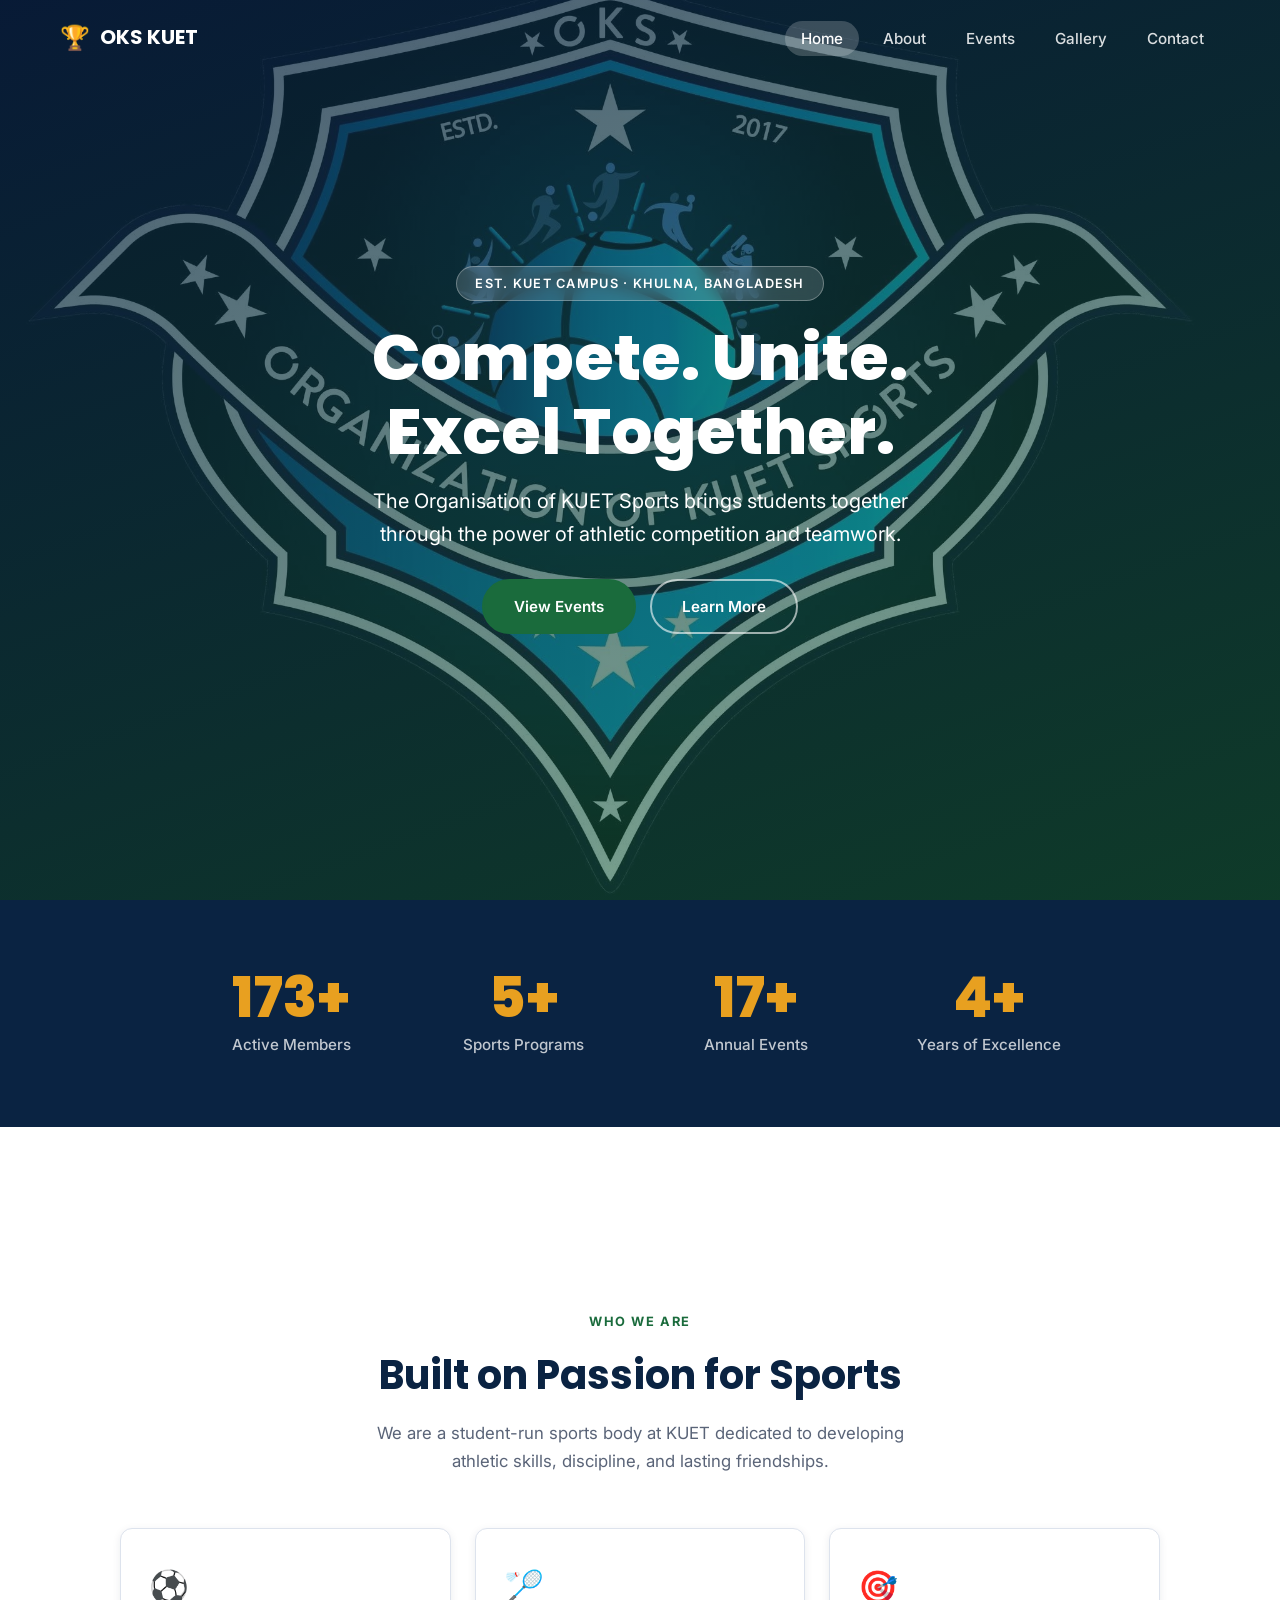
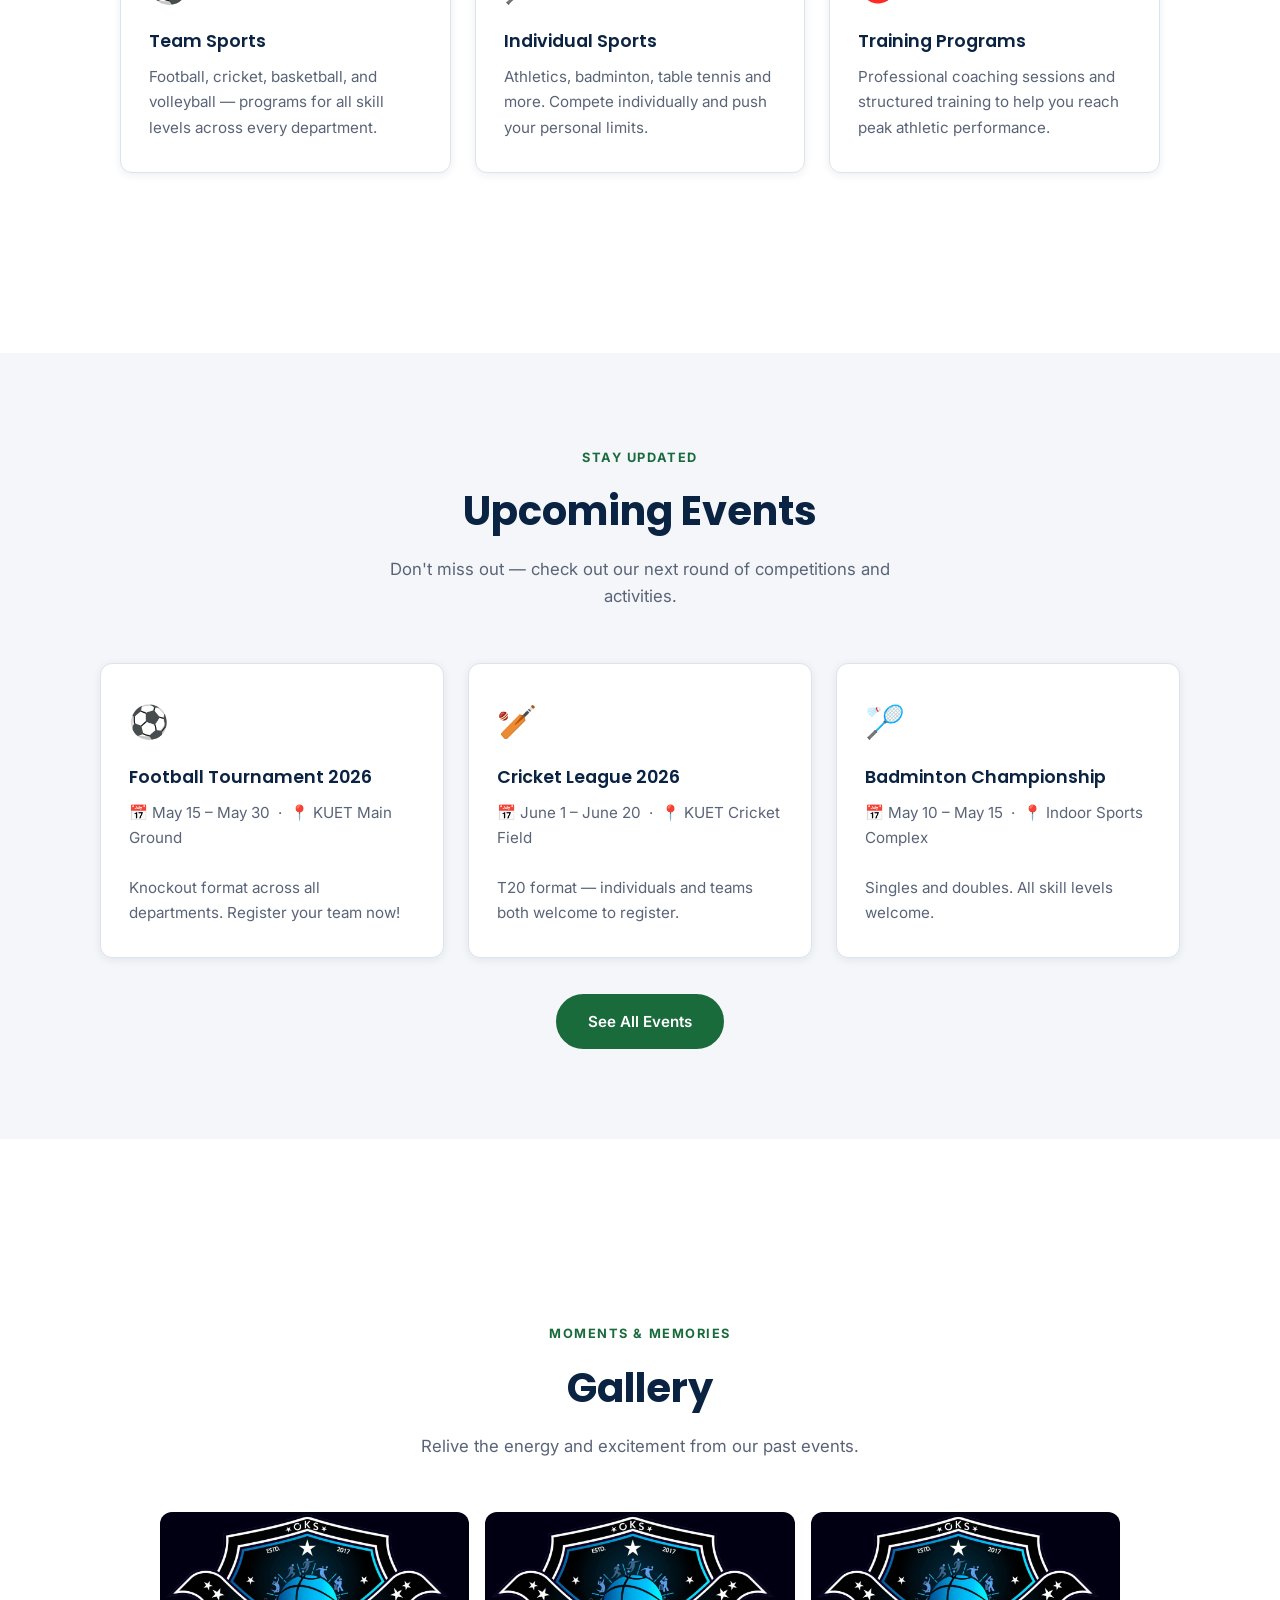
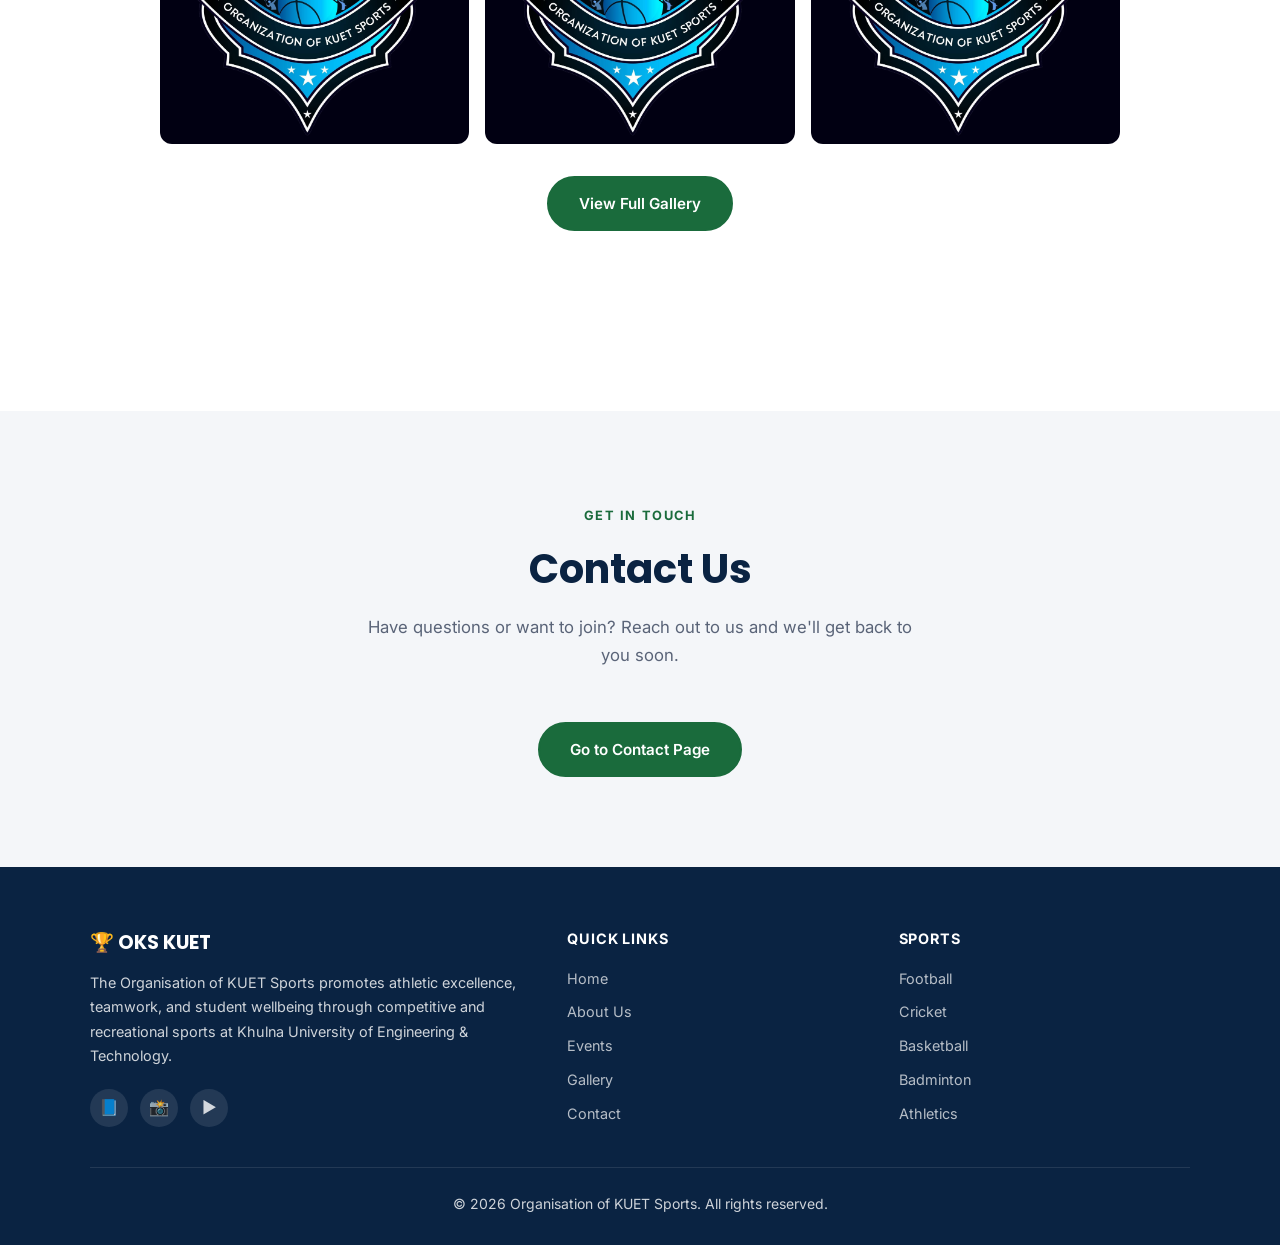
<file: index.html>
<!doctype html>
<html lang="en">
  <head>
    <meta charset="UTF-8" />
    <meta name="viewport" content="width=device-width, initial-scale=1.0" />
    <title>Organisation of KUET Sports (OKS)</title>
    <meta name="description" content="The Organisation of KUET Sports (OKS) promotes athletic excellence, teamwork and fitness among KUET students through competitive and recreational sports programs." />
    <link rel="icon" href="data:image/svg+xml,<svg xmlns='http://www.w3.org/2000/svg' viewBox='0 0 100 100'><text y='.9em' font-size='90'>🏆</text></svg>" />
    <link rel="stylesheet" href="styles.css" />
  </head>

  <body>
    <header class="navbar" id="navbar">
      <a href="index.html" class="navbar-brand">
        <span class="brand-icon">🏆</span>
        <span>OKS KUET</span>
      </a>
      <button class="nav-toggle" id="navToggle" aria-controls="primary-navigation" aria-expanded="false">
        <span class="sr-only">Toggle navigation</span>
        <span class="hamburger"></span>
      </button>
      <nav id="primary-navigation" class="nav-menu" aria-label="Primary">
        <ul>
          <li><a href="index.html" class="active">Home</a></li>
          <li><a href="about.html">About</a></li>
          <li><a href="events.html">Events</a></li>
          <li><a href="gallery.html">Gallery</a></li>
          <li><a href="contact.html">Contact</a></li>
        </ul>
      </nav>
    </header>

    <section class="hero">
      <div class="hero__inner">
        <div class="hero__badge">Est. KUET Campus · Khulna, Bangladesh</div>
        <h1>Compete. Unite.<br>Excel Together.</h1>
        <p>The Organisation of KUET Sports brings students together through the power of athletic competition and teamwork.</p>
        <div class="hero__cta">
          <a href="events.html" class="btn btn--primary">View Events</a>
          <a href="about.html" class="btn btn--outline">Learn More</a>
        </div>
      </div>
    </section>

    <section class="stats" id="stats">
      <div class="stats__grid">
        <div class="reveal">
          <div class="stat__number" data-target="500">0</div>
          <div class="stat__label">Active Members</div>
        </div>
        <div class="reveal">
          <div class="stat__number" data-target="15">0</div>
          <div class="stat__label">Sports Programs</div>
        </div>
        <div class="reveal">
          <div class="stat__number" data-target="50">0</div>
          <div class="stat__label">Annual Events</div>
        </div>
        <div class="reveal">
          <div class="stat__number" data-target="12">0</div>
          <div class="stat__label">Years of Excellence</div>
        </div>
      </div>
    </section>

    <div class="section--full section--alt">
      <div class="section">
        <div class="section__header reveal">
          <span class="section__label">Who We Are</span>
          <h2 class="section__title">Built on Passion for Sports</h2>
          <p class="section__subtitle">We are a student-run sports body at KUET dedicated to developing athletic skills, discipline, and lasting friendships.</p>
        </div>
        <div class="cards">
          <div class="card reveal">
            <div class="card__icon">⚽</div>
            <h3>Team Sports</h3>
            <p>Football, cricket, basketball, and volleyball — programs for all skill levels across every department.</p>
          </div>
          <div class="card reveal">
            <div class="card__icon">🏸</div>
            <h3>Individual Sports</h3>
            <p>Athletics, badminton, table tennis and more. Compete individually and push your personal limits.</p>
          </div>
          <div class="card reveal">
            <div class="card__icon">🎯</div>
            <h3>Training Programs</h3>
            <p>Professional coaching sessions and structured training to help you reach peak athletic performance.</p>
          </div>
        </div>
      </div>
    </div>

    <div class="section">
      <div class="section__header reveal">
        <span class="section__label">Stay Updated</span>
        <h2 class="section__title">Upcoming Events</h2>
        <p class="section__subtitle">Don't miss out — check out our next round of competitions and activities.</p>
      </div>
      <div class="cards">
        <div class="card reveal">
          <div class="card__icon">⚽</div>
          <h3>Football Tournament 2026</h3>
          <p>📅 May 15 – May 30 &nbsp;·&nbsp; 📍 KUET Main Ground<br><br>Knockout format across all departments. Register your team now!</p>
        </div>
        <div class="card reveal">
          <div class="card__icon">🏏</div>
          <h3>Cricket League 2026</h3>
          <p>📅 June 1 – June 20 &nbsp;·&nbsp; 📍 KUET Cricket Field<br><br>T20 format — individuals and teams both welcome to register.</p>
        </div>
        <div class="card reveal">
          <div class="card__icon">🏸</div>
          <h3>Badminton Championship</h3>
          <p>📅 May 10 – May 15 &nbsp;·&nbsp; 📍 Indoor Sports Complex<br><br>Singles and doubles. All skill levels welcome.</p>
        </div>
      </div>
      <div style="text-align:center;margin-top:36px;">
        <a href="events.html" class="btn btn--primary reveal">See All Events</a>
      </div>
    </div>

    <div class="section--full section--alt">
      <div class="section">
        <div class="section__header reveal">
          <span class="section__label">Moments & Memories</span>
          <h2 class="section__title">Gallery</h2>
          <p class="section__subtitle">Relive the energy and excitement from our past events.</p>
        </div>
        <div class="gallery-grid" style="max-width:960px;margin:0 auto;">
          <div class="gallery-item reveal" data-caption="Football Finals 2025">
            <img src="image.jpeg" alt="Football Finals 2025" />
            <div class="gallery-overlay"><span>Football Finals 2025</span></div>
          </div>
          <div class="gallery-item reveal" data-caption="Cricket League Awards">
            <img src="image.jpeg" alt="Cricket League Awards" />
            <div class="gallery-overlay"><span>Cricket League Awards</span></div>
          </div>
          <div class="gallery-item reveal" data-caption="Athletic Championships">
            <img src="image.jpeg" alt="Athletic Championships" />
            <div class="gallery-overlay"><span>Athletic Championships</span></div>
          </div>
        </div>
        <div style="text-align:center;margin-top:32px;">
          <a href="gallery.html" class="btn btn--primary reveal">View Full Gallery</a>
        </div>
      </div>
    </div>

    <div class="section" id="contact">
      <div class="section__header reveal">
        <span class="section__label">Get In Touch</span>
        <h2 class="section__title">Contact Us</h2>
        <p class="section__subtitle">Have questions or want to join? Reach out to us and we'll get back to you soon.</p>
      </div>
      <div style="text-align:center;">
        <a href="contact.html" class="btn btn--primary reveal">Go to Contact Page</a>
      </div>
    </div>

    <footer class="footer">
      <div class="footer__grid">
        <div>
          <div class="footer__brand">🏆 OKS KUET</div>
          <p class="footer__desc">The Organisation of KUET Sports promotes athletic excellence, teamwork, and student wellbeing through competitive and recreational sports at Khulna University of Engineering &amp; Technology.</p>
          <div class="footer__social">
            <a href="#" class="social-icon" aria-label="Facebook">📘</a>
            <a href="#" class="social-icon" aria-label="Instagram">📸</a>
            <a href="#" class="social-icon" aria-label="YouTube">▶️</a>
          </div>
        </div>
        <div>
          <div class="footer__heading">Quick Links</div>
          <div class="footer__links">
            <a href="index.html">Home</a>
            <a href="about.html">About Us</a>
            <a href="events.html">Events</a>
            <a href="gallery.html">Gallery</a>
            <a href="contact.html">Contact</a>
          </div>
        </div>
        <div>
          <div class="footer__heading">Sports</div>
          <div class="footer__links">
            <a href="#">Football</a>
            <a href="#">Cricket</a>
            <a href="#">Basketball</a>
            <a href="#">Badminton</a>
            <a href="#">Athletics</a>
          </div>
        </div>
      </div>
      <div class="footer__bottom">
        <p>© 2026 Organisation of KUET Sports. All rights reserved.</p>
      </div>
    </footer>

    <script src="script.js"></script>
  </body>
</html>
</file>
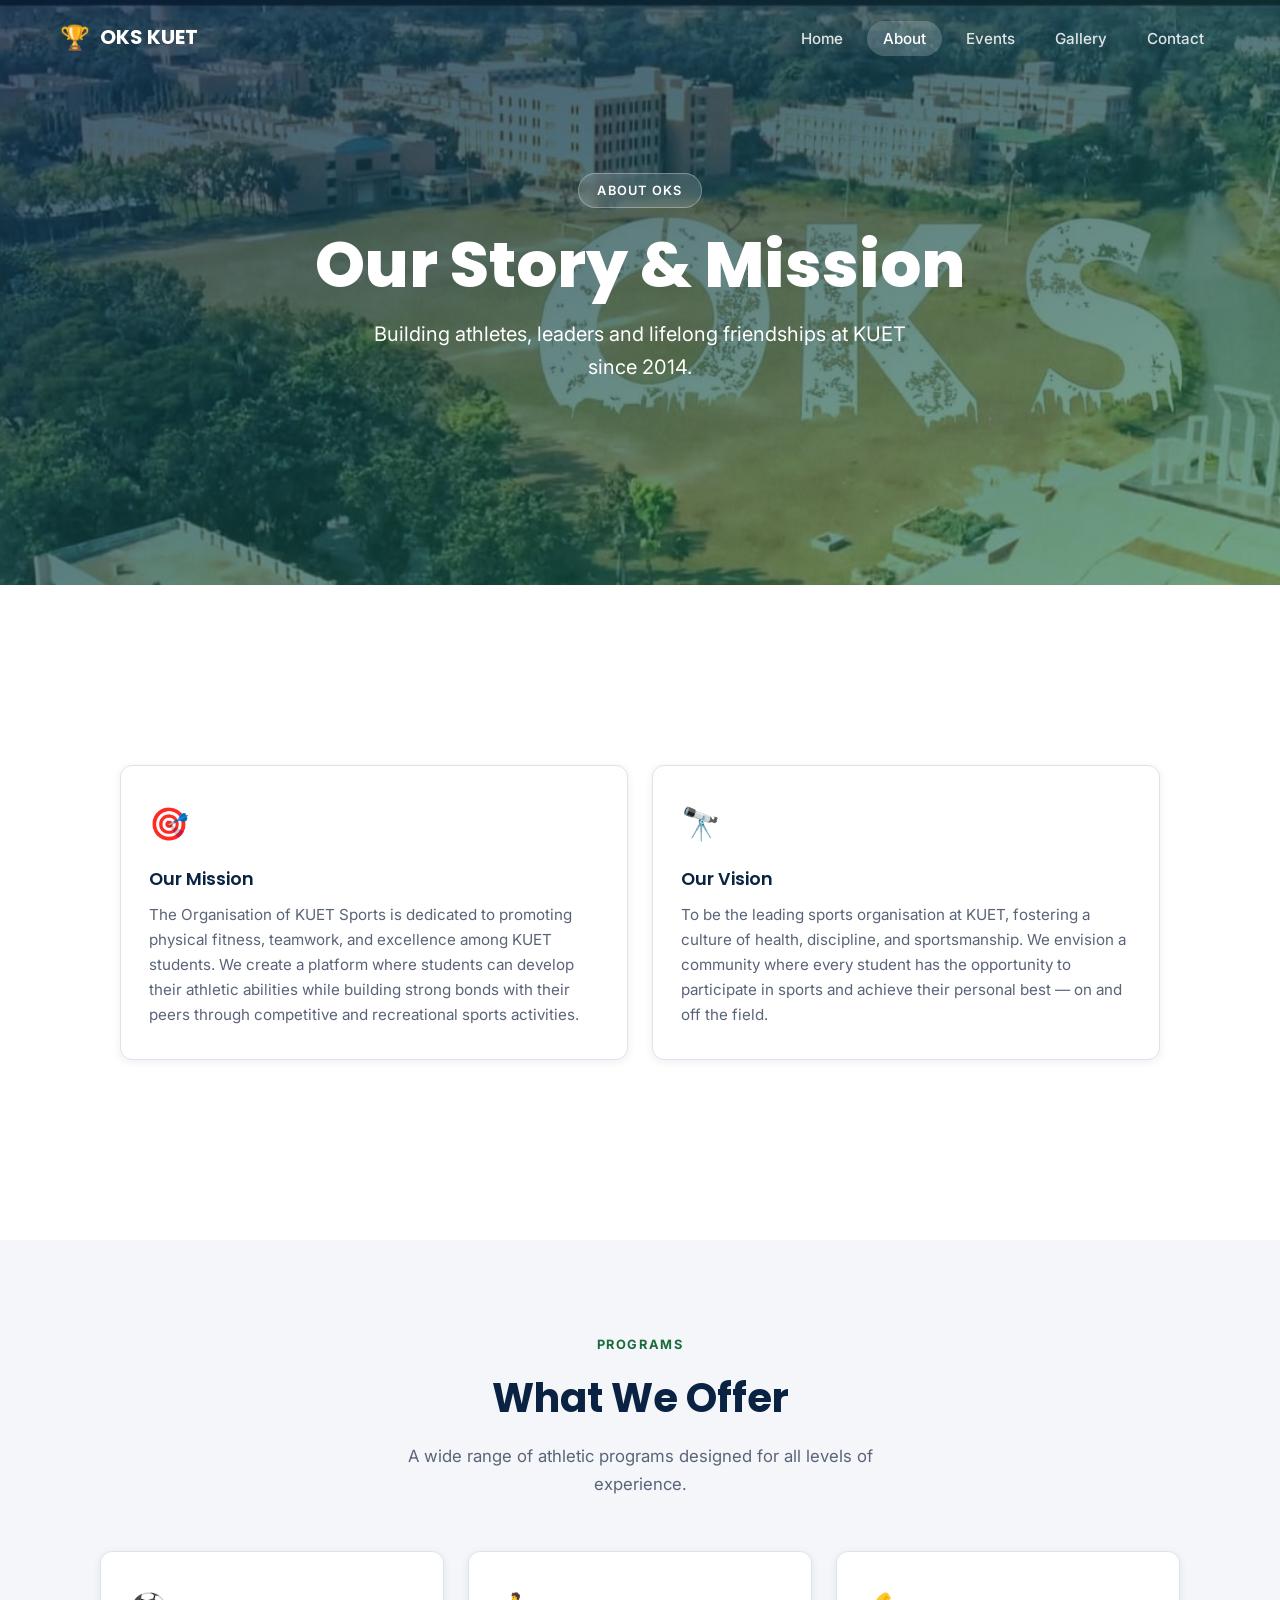
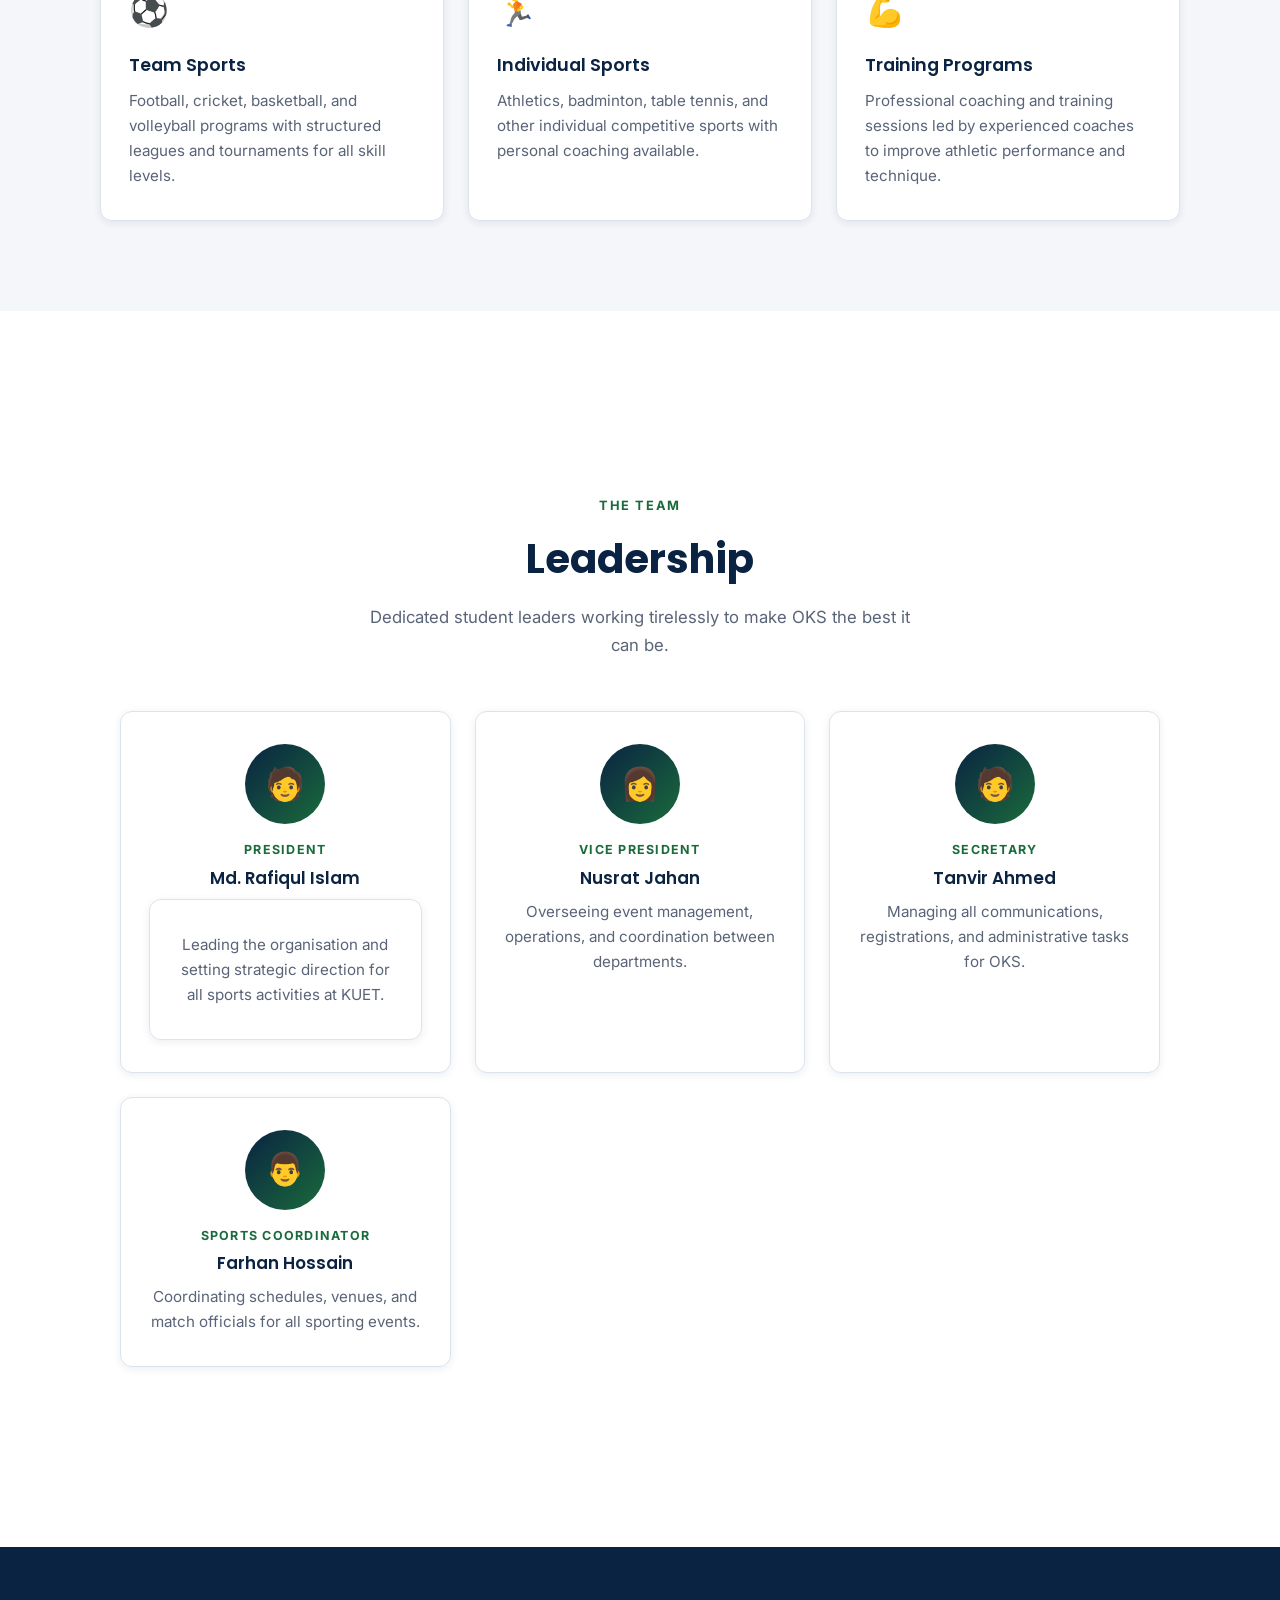
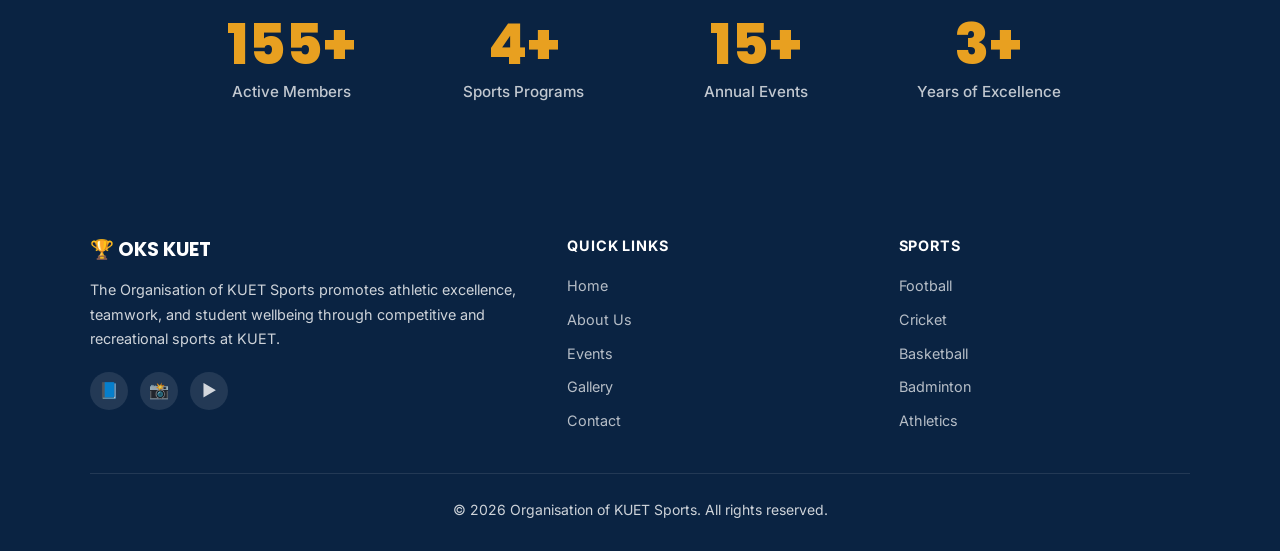
<file: about.html>
<!doctype html>
<html lang="en">
  <head>
    <meta charset="UTF-8" />
    <meta name="viewport" content="width=device-width, initial-scale=1.0" />
    <title>About Us – Organisation of KUET Sports (OKS)</title>
    <meta name="description" content="Learn about the mission, vision, leadership and history of the Organisation of KUET Sports — the premier student sports body at KUET." />
    <link rel="icon" href="data:image/svg+xml,<svg xmlns='http://www.w3.org/2000/svg' viewBox='0 0 100 100'><text y='.9em' font-size='90'>🏆</text></svg>" />
    <link rel="stylesheet" href="styles.css" />
  </head>

  <body>
    <header class="navbar" id="navbar">
      <a href="index.html" class="navbar-brand">
        <span class="brand-icon">🏆</span>
        <span>OKS KUET</span>
      </a>
      <button class="nav-toggle" id="navToggle" aria-controls="primary-navigation" aria-expanded="false">
        <span class="sr-only">Toggle navigation</span>
        <span class="hamburger"></span>
      </button>
      <nav id="primary-navigation" class="nav-menu" aria-label="Primary">
        <ul>
          <li><a href="index.html">Home</a></li>
          <li><a href="about.html" class="active">About</a></li>
          <li><a href="events.html">Events</a></li>
          <li><a href="gallery.html">Gallery</a></li>
          <li><a href="contact.html">Contact</a></li>
        </ul>
      </nav>
    </header>

    <section class="hero hero--short hero--about">
      <div class="hero__inner">
        <div class="hero__badge">About OKS</div>
        <h1>Our Story &amp; Mission</h1>
        <p>Building athletes, leaders and lifelong friendships at KUET since 2014.</p>
      </div>
    </section>

    <div class="section--full section--alt">
      <div class="section">
        <div class="cards" style="grid-template-columns: 1fr 1fr;">
          <div class="card reveal-left">
            <div class="card__icon">🎯</div>
            <h3>Our Mission</h3>
            <p>The Organisation of KUET Sports is dedicated to promoting physical fitness, teamwork, and excellence among KUET students. We create a platform where students can develop their athletic abilities while building strong bonds with their peers through competitive and recreational sports activities.</p>
          </div>
          <div class="card reveal-right">
            <div class="card__icon">🔭</div>
            <h3>Our Vision</h3>
            <p>To be the leading sports organisation at KUET, fostering a culture of health, discipline, and sportsmanship. We envision a community where every student has the opportunity to participate in sports and achieve their personal best — on and off the field.</p>
          </div>
        </div>
      </div>
    </div>

    <div class="section">
      <div class="section__header reveal">
        <span class="section__label">Programs</span>
        <h2 class="section__title">What We Offer</h2>
        <p class="section__subtitle">A wide range of athletic programs designed for all levels of experience.</p>
      </div>
      <div class="cards">
        <div class="card reveal">
          <div class="card__icon">⚽</div>
          <h3>Team Sports</h3>
          <p>Football, cricket, basketball, and volleyball programs with structured leagues and tournaments for all skill levels.</p>
        </div>
        <div class="card reveal">
          <div class="card__icon">🏃</div>
          <h3>Individual Sports</h3>
          <p>Athletics, badminton, table tennis, and other individual competitive sports with personal coaching available.</p>
        </div>
        <div class="card reveal">
          <div class="card__icon">💪</div>
          <h3>Training Programs</h3>
          <p>Professional coaching and training sessions led by experienced coaches to improve athletic performance and technique.</p>
        </div>
      </div>
    </div>

    <div class="section--full section--alt">
      <div class="section">
        <div class="section__header reveal">
          <span class="section__label">The Team</span>
          <h2 class="section__title">Leadership</h2>
          <p class="section__subtitle">Dedicated student leaders working tirelessly to make OKS the best it can be.</p>
        </div>
        <div class="cards">
          <div class="card team-card reveal">
            <div class="team-card__avatar">🧑</div>
            <div class="team-card__role">President</div>
            <div class="team-card__name">Md. Rafiqul Islam</div>
            <p class="card p">Leading the organisation and setting strategic direction for all sports activities at KUET.</p>
          </div>
          <div class="card team-card reveal">
            <div class="team-card__avatar">👩</div>
            <div class="team-card__role">Vice President</div>
            <div class="team-card__name">Nusrat Jahan</div>
            <p>Overseeing event management, operations, and coordination between departments.</p>
          </div>
          <div class="card team-card reveal">
            <div class="team-card__avatar">🧑</div>
            <div class="team-card__role">Secretary</div>
            <div class="team-card__name">Tanvir Ahmed</div>
            <p>Managing all communications, registrations, and administrative tasks for OKS.</p>
          </div>
          <div class="card team-card reveal">
            <div class="team-card__avatar">👨</div>
            <div class="team-card__role">Sports Coordinator</div>
            <div class="team-card__name">Farhan Hossain</div>
            <p>Coordinating schedules, venues, and match officials for all sporting events.</p>
          </div>
        </div>
      </div>
    </div>

    <section class="stats" id="stats">
      <div class="stats__grid">
        <div class="reveal">
          <div class="stat__number" data-target="500">0</div>
          <div class="stat__label">Active Members</div>
        </div>
        <div class="reveal">
          <div class="stat__number" data-target="15">0</div>
          <div class="stat__label">Sports Programs</div>
        </div>
        <div class="reveal">
          <div class="stat__number" data-target="50">0</div>
          <div class="stat__label">Annual Events</div>
        </div>
        <div class="reveal">
          <div class="stat__number" data-target="12">0</div>
          <div class="stat__label">Years of Excellence</div>
        </div>
      </div>
    </section>

    <footer class="footer">
      <div class="footer__grid">
        <div>
          <div class="footer__brand">🏆 OKS KUET</div>
          <p class="footer__desc">The Organisation of KUET Sports promotes athletic excellence, teamwork, and student wellbeing through competitive and recreational sports at KUET.</p>
          <div class="footer__social">
            <a href="#" class="social-icon" aria-label="Facebook">📘</a>
            <a href="#" class="social-icon" aria-label="Instagram">📸</a>
            <a href="#" class="social-icon" aria-label="YouTube">▶️</a>
          </div>
        </div>
        <div>
          <div class="footer__heading">Quick Links</div>
          <div class="footer__links">
            <a href="index.html">Home</a>
            <a href="about.html">About Us</a>
            <a href="events.html">Events</a>
            <a href="gallery.html">Gallery</a>
            <a href="contact.html">Contact</a>
          </div>
        </div>
        <div>
          <div class="footer__heading">Sports</div>
          <div class="footer__links">
            <a href="#">Football</a>
            <a href="#">Cricket</a>
            <a href="#">Basketball</a>
            <a href="#">Badminton</a>
            <a href="#">Athletics</a>
          </div>
        </div>
      </div>
      <div class="footer__bottom">
        <p>© 2026 Organisation of KUET Sports. All rights reserved.</p>
      </div>
    </footer>

    <script src="script.js"></script>
  </body>
</html>
</file>
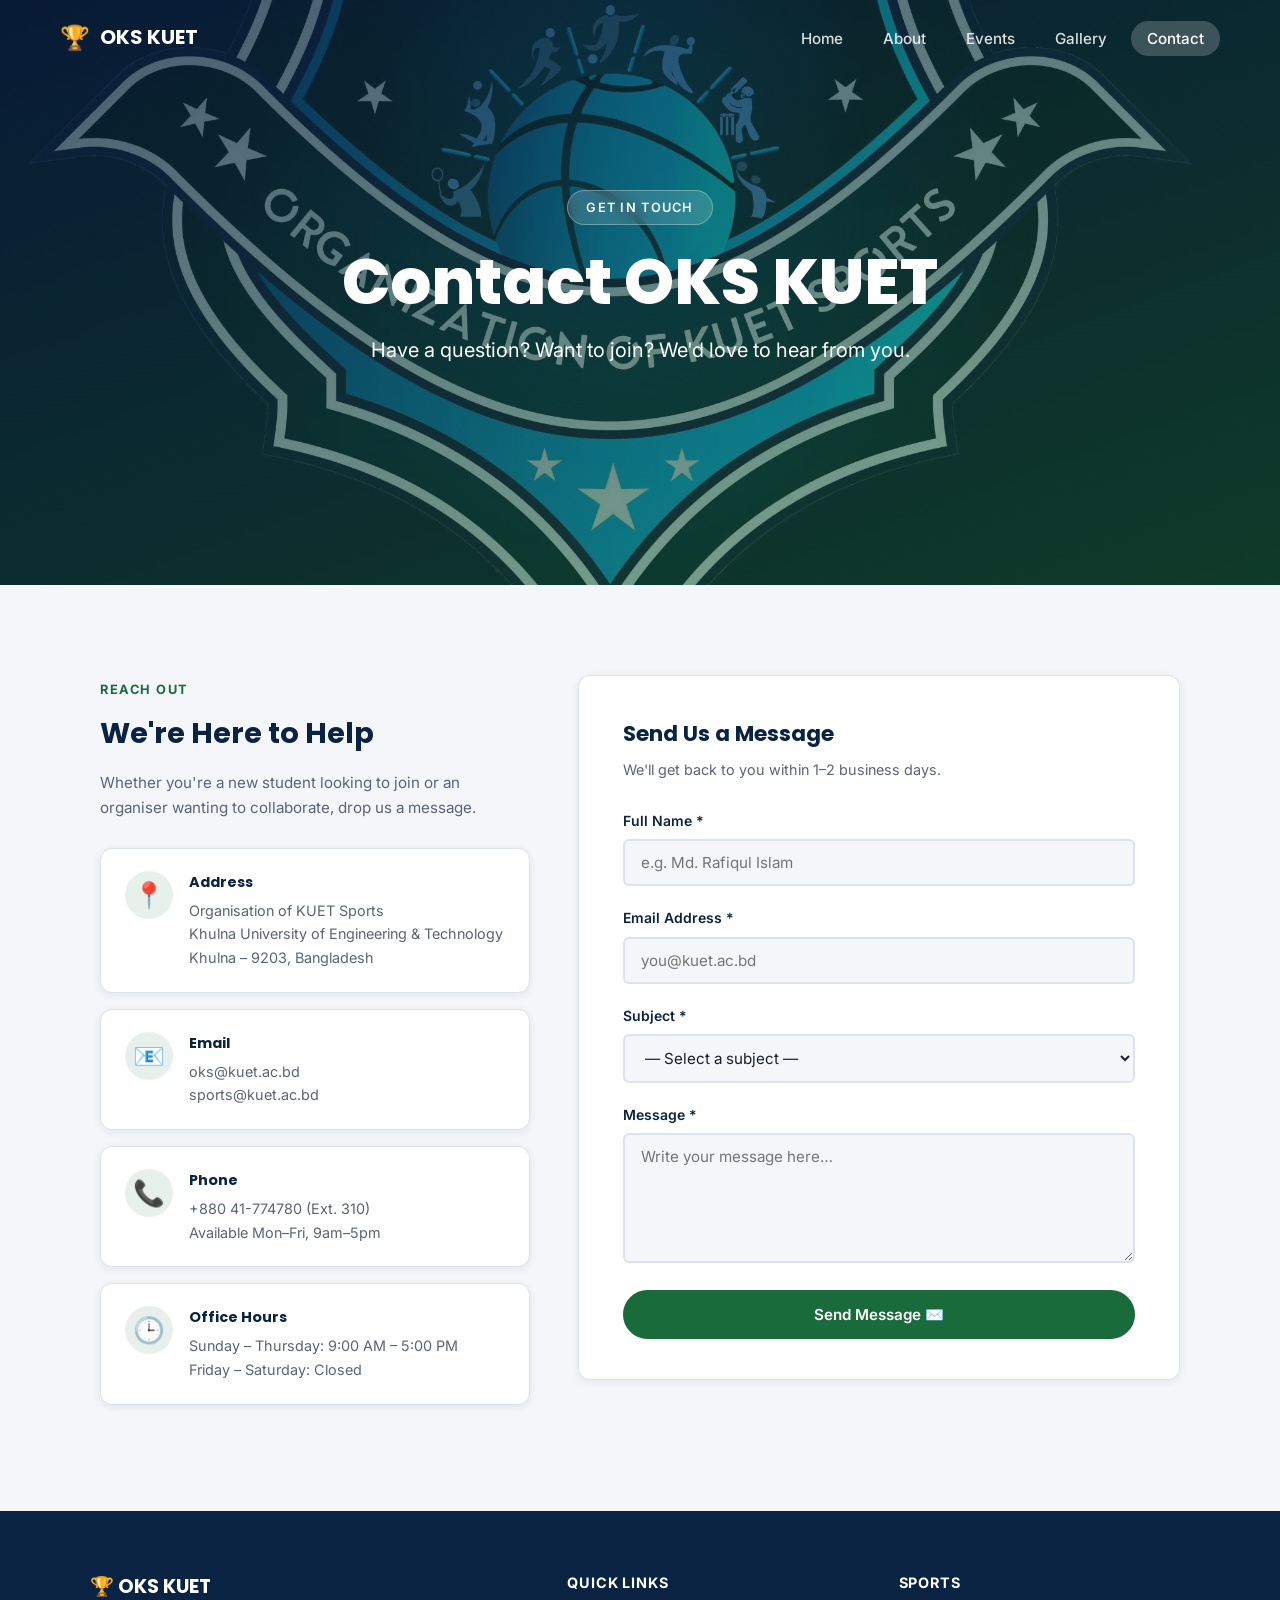
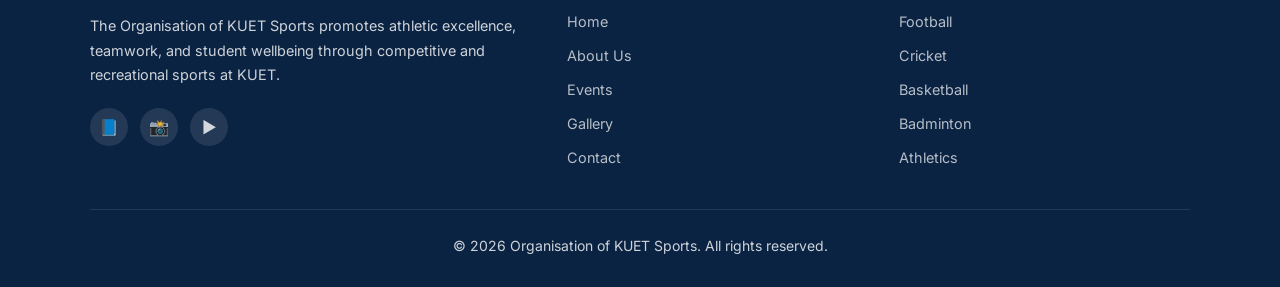
<file: contact.html>
<!doctype html>
<html lang="en">
  <head>
    <meta charset="UTF-8" />
    <meta name="viewport" content="width=device-width, initial-scale=1.0" />
    <title>Contact – Organisation of KUET Sports (OKS)</title>
    <meta name="description" content="Get in touch with OKS KUET — ask questions, register interest, or find out how to join our sports programs." />
    <link rel="icon" href="data:image/svg+xml,<svg xmlns='http://www.w3.org/2000/svg' viewBox='0 0 100 100'><text y='.9em' font-size='90'>🏆</text></svg>" />
    <link rel="stylesheet" href="styles.css" />
  </head>

  <body>
    <header class="navbar" id="navbar">
      <a href="index.html" class="navbar-brand">
        <span class="brand-icon">🏆</span>
        <span>OKS KUET</span>
      </a>
      <button class="nav-toggle" id="navToggle" aria-controls="primary-navigation" aria-expanded="false">
        <span class="sr-only">Toggle navigation</span>
        <span class="hamburger"></span>
      </button>
      <nav id="primary-navigation" class="nav-menu" aria-label="Primary">
        <ul>
          <li><a href="index.html">Home</a></li>
          <li><a href="about.html">About</a></li>
          <li><a href="events.html">Events</a></li>
          <li><a href="gallery.html">Gallery</a></li>
          <li><a href="contact.html" class="active">Contact</a></li>
        </ul>
      </nav>
    </header>

    <section class="hero hero--short">
      <div class="hero__inner">
        <div class="hero__badge">Get In Touch</div>
        <h1>Contact OKS KUET</h1>
        <p>Have a question? Want to join? We'd love to hear from you.</p>
      </div>
    </section>

    <div class="section">
      <div class="contact-grid">

        <div>
          <div class="section__header" style="text-align:left;margin-bottom:28px;">
            <span class="section__label">Reach Out</span>
            <h2 class="section__title" style="font-size:1.8rem;">We're Here to Help</h2>
            <p class="section__subtitle" style="margin:0;font-size:.95rem;">Whether you're a new student looking to join or an organiser wanting to collaborate, drop us a message.</p>
          </div>

          <div class="contact-info__card reveal-left">
            <div class="contact-info__icon">📍</div>
            <div>
              <h4>Address</h4>
              <p>Organisation of KUET Sports<br>Khulna University of Engineering &amp; Technology<br>Khulna – 9203, Bangladesh</p>
            </div>
          </div>

          <div class="contact-info__card reveal-left">
            <div class="contact-info__icon">📧</div>
            <div>
              <h4>Email</h4>
              <p>oks@kuet.ac.bd<br>sports@kuet.ac.bd</p>
            </div>
          </div>

          <div class="contact-info__card reveal-left">
            <div class="contact-info__icon">📞</div>
            <div>
              <h4>Phone</h4>
              <p>+880 41-774780 (Ext. 310)<br>Available Mon–Fri, 9am–5pm</p>
            </div>
          </div>

          <div class="contact-info__card reveal-left">
            <div class="contact-info__icon">🕒</div>
            <div>
              <h4>Office Hours</h4>
              <p>Sunday – Thursday: 9:00 AM – 5:00 PM<br>Friday – Saturday: Closed</p>
            </div>
          </div>
        </div>

        <div class="contact-form reveal-right">
          <div style="margin-bottom:28px;">
            <h3 style="font-family:'Poppins',sans-serif;font-size:1.35rem;color:var(--navy);margin-bottom:6px;">Send Us a Message</h3>
            <p style="color:var(--text-muted);font-size:.9rem;">We'll get back to you within 1–2 business days.</p>
          </div>

          <form id="contactForm" novalidate>
            <div class="form-group">
              <label for="contactName">Full Name *</label>
              <input type="text" id="contactName" name="name" placeholder="e.g. Md. Rafiqul Islam" autocomplete="name" />
              <div class="form-error" id="nameError">Please enter your full name.</div>
            </div>

            <div class="form-group">
              <label for="contactEmail">Email Address *</label>
              <input type="email" id="contactEmail" name="email" placeholder="you@kuet.ac.bd" autocomplete="email" />
              <div class="form-error" id="emailError">Please enter a valid email address.</div>
            </div>

            <div class="form-group">
              <label for="contactSubject">Subject *</label>
              <select id="contactSubject" name="subject">
                <option value="">— Select a subject —</option>
                <option value="join">Joining OKS</option>
                <option value="event">Event Registration Query</option>
                <option value="sponsor">Sponsorship &amp; Collaboration</option>
                <option value="media">Media &amp; Press</option>
                <option value="other">Other</option>
              </select>
              <div class="form-error" id="subjectError">Please select a subject.</div>
            </div>

            <div class="form-group">
              <label for="contactMessage">Message *</label>
              <textarea id="contactMessage" name="message" placeholder="Write your message here…"></textarea>
              <div class="form-error" id="messageError">Please enter a message (at least 20 characters).</div>
            </div>

            <button type="submit" class="btn btn--primary" id="submitBtn" style="width:100%;justify-content:center;">
              Send Message ✉️
            </button>

            <div class="form-success" id="formSuccess">
              ✅ Thank you! Your message has been sent. We'll be in touch soon.
            </div>
          </form>
        </div>

      </div>
    </div>

    <footer class="footer">
      <div class="footer__grid">
        <div>
          <div class="footer__brand">🏆 OKS KUET</div>
          <p class="footer__desc">The Organisation of KUET Sports promotes athletic excellence, teamwork, and student wellbeing through competitive and recreational sports at KUET.</p>
          <div class="footer__social">
            <a href="#" class="social-icon" aria-label="Facebook">📘</a>
            <a href="#" class="social-icon" aria-label="Instagram">📸</a>
            <a href="#" class="social-icon" aria-label="YouTube">▶️</a>
          </div>
        </div>
        <div>
          <div class="footer__heading">Quick Links</div>
          <div class="footer__links">
            <a href="index.html">Home</a>
            <a href="about.html">About Us</a>
            <a href="events.html">Events</a>
            <a href="gallery.html">Gallery</a>
            <a href="contact.html">Contact</a>
          </div>
        </div>
        <div>
          <div class="footer__heading">Sports</div>
          <div class="footer__links">
            <a href="#">Football</a>
            <a href="#">Cricket</a>
            <a href="#">Basketball</a>
            <a href="#">Badminton</a>
            <a href="#">Athletics</a>
          </div>
        </div>
      </div>
      <div class="footer__bottom">
        <p>© 2026 Organisation of KUET Sports. All rights reserved.</p>
      </div>
    </footer>

    <script src="script.js"></script>
  </body>
</html>
</file>
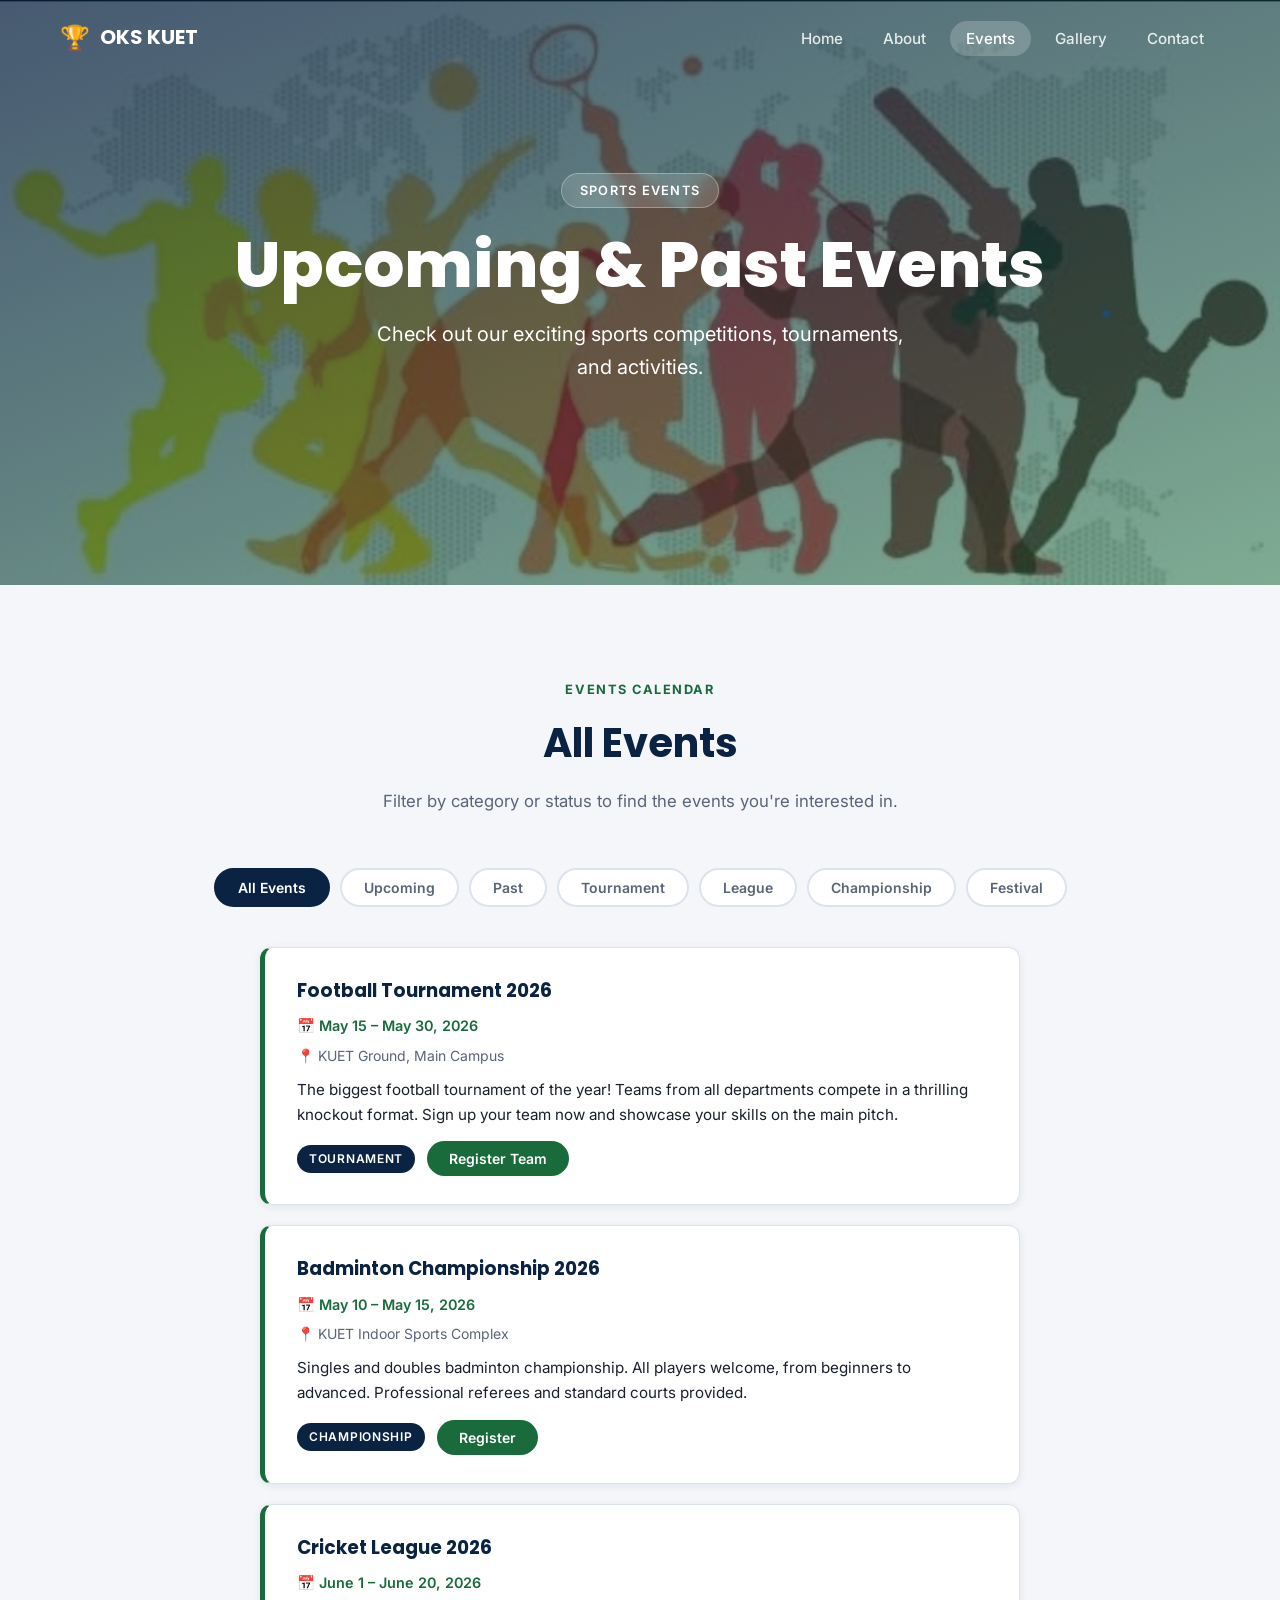
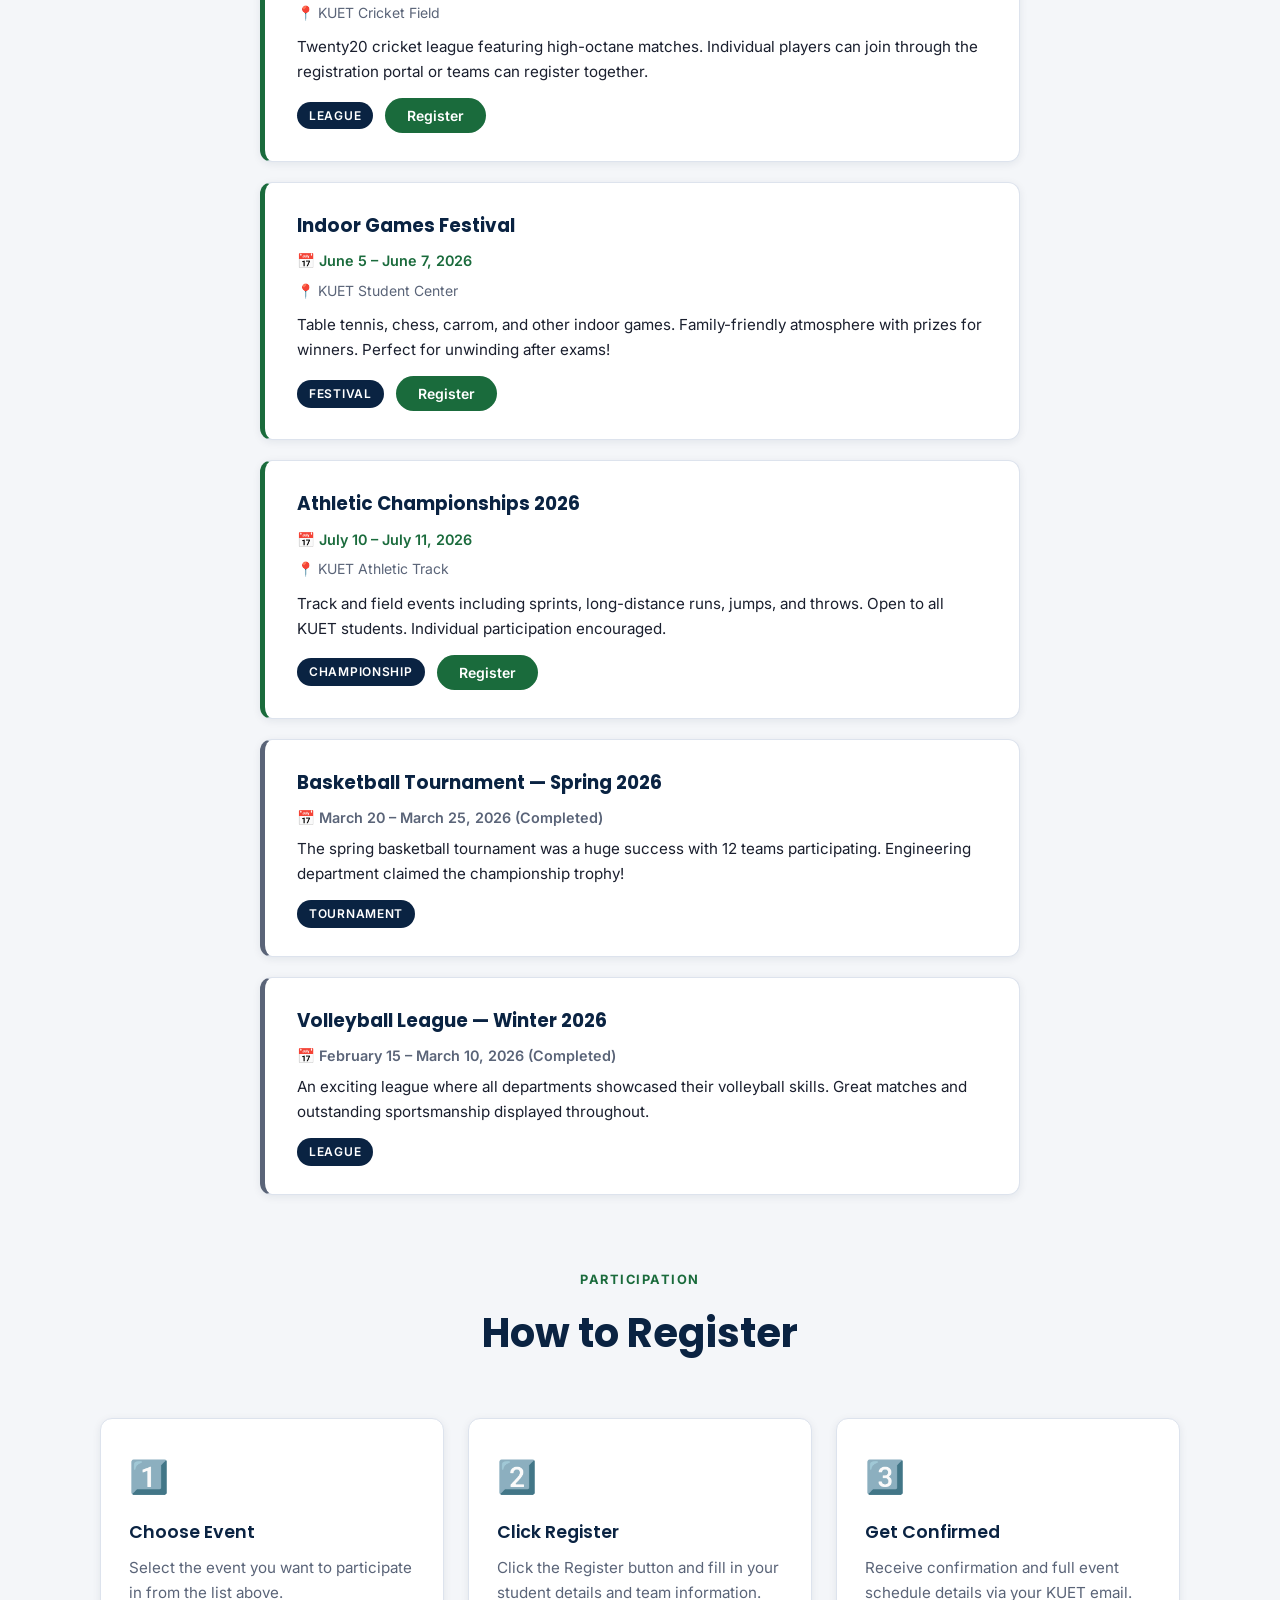
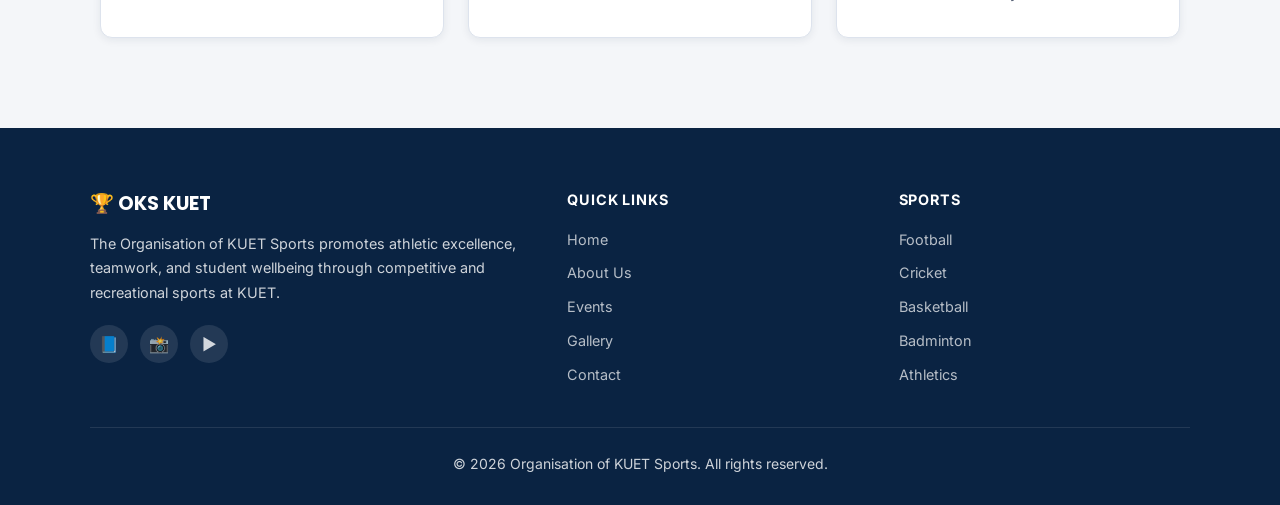
<file: events.html>
<!doctype html>
<html lang="en">
  <head>
    <meta charset="UTF-8" />
    <meta name="viewport" content="width=device-width, initial-scale=1.0" />
    <title>Events – Organisation of KUET Sports (OKS)</title>
    <meta name="description" content="Browse upcoming and past sports events organised by OKS at KUET — tournaments, leagues, championships, and festivals." />
    <link rel="icon" href="data:image/svg+xml,<svg xmlns='http://www.w3.org/2000/svg' viewBox='0 0 100 100'><text y='.9em' font-size='90'>🏆</text></svg>" />
    <link rel="stylesheet" href="styles.css" />
  </head>

  <body>
    <header class="navbar" id="navbar">
      <a href="index.html" class="navbar-brand">
        <span class="brand-icon">🏆</span>
        <span>OKS KUET</span>
      </a>
      <button class="nav-toggle" id="navToggle" aria-controls="primary-navigation" aria-expanded="false">
        <span class="sr-only">Toggle navigation</span>
        <span class="hamburger"></span>
      </button>
      <nav id="primary-navigation" class="nav-menu" aria-label="Primary">
        <ul>
          <li><a href="index.html">Home</a></li>
          <li><a href="about.html">About</a></li>
          <li><a href="events.html" class="active">Events</a></li>
          <li><a href="gallery.html">Gallery</a></li>
          <li><a href="contact.html">Contact</a></li>
        </ul>
      </nav>
    </header>

    <section class="hero hero--short hero--events">
      <div class="hero__inner">
        <div class="hero__badge">Sports Events</div>
        <h1>Upcoming &amp; Past Events</h1>
        <p>Check out our exciting sports competitions, tournaments, and activities.</p>
      </div>
    </section>

    <div class="section">
      <div class="section__header reveal">
        <span class="section__label">Events Calendar</span>
        <h2 class="section__title">All Events</h2>
        <p class="section__subtitle">Filter by category or status to find the events you're interested in.</p>
      </div>

      <div class="event-filter" id="eventFilter">
        <button class="filter-btn active" data-filter="all">All Events</button>
        <button class="filter-btn" data-filter="upcoming">Upcoming</button>
        <button class="filter-btn" data-filter="past">Past</button>
        <button class="filter-btn" data-filter="Tournament">Tournament</button>
        <button class="filter-btn" data-filter="League">League</button>
        <button class="filter-btn" data-filter="Championship">Championship</button>
        <button class="filter-btn" data-filter="Festival">Festival</button>
      </div>

      <div class="events-list" id="eventsList">

        <div class="event-item reveal" data-category="Tournament" data-status="upcoming">
          <h3>Football Tournament 2026</h3>
          <div class="event-date">📅 May 15 – May 30, 2026</div>
          <div class="event-location">📍 KUET Ground, Main Campus</div>
          <div class="event-description">
            The biggest football tournament of the year! Teams from all departments compete in a thrilling knockout format. Sign up your team now and showcase your skills on the main pitch.
          </div>
          <div class="event-footer">
            <span class="event-category">Tournament</span>
            <button class="register-btn">Register Team</button>
          </div>
        </div>

        <div class="event-item reveal" data-category="Championship" data-status="upcoming">
          <h3>Badminton Championship 2026</h3>
          <div class="event-date">📅 May 10 – May 15, 2026</div>
          <div class="event-location">📍 KUET Indoor Sports Complex</div>
          <div class="event-description">
            Singles and doubles badminton championship. All players welcome, from beginners to advanced. Professional referees and standard courts provided.
          </div>
          <div class="event-footer">
            <span class="event-category">Championship</span>
            <button class="register-btn">Register</button>
          </div>
        </div>

        <div class="event-item reveal" data-category="League" data-status="upcoming">
          <h3>Cricket League 2026</h3>
          <div class="event-date">📅 June 1 – June 20, 2026</div>
          <div class="event-location">📍 KUET Cricket Field</div>
          <div class="event-description">
            Twenty20 cricket league featuring high-octane matches. Individual players can join through the registration portal or teams can register together.
          </div>
          <div class="event-footer">
            <span class="event-category">League</span>
            <button class="register-btn">Register</button>
          </div>
        </div>

        <div class="event-item reveal" data-category="Festival" data-status="upcoming">
          <h3>Indoor Games Festival</h3>
          <div class="event-date">📅 June 5 – June 7, 2026</div>
          <div class="event-location">📍 KUET Student Center</div>
          <div class="event-description">
            Table tennis, chess, carrom, and other indoor games. Family-friendly atmosphere with prizes for winners. Perfect for unwinding after exams!
          </div>
          <div class="event-footer">
            <span class="event-category">Festival</span>
            <button class="register-btn">Register</button>
          </div>
        </div>

        <div class="event-item reveal" data-category="Championship" data-status="upcoming">
          <h3>Athletic Championships 2026</h3>
          <div class="event-date">📅 July 10 – July 11, 2026</div>
          <div class="event-location">📍 KUET Athletic Track</div>
          <div class="event-description">
            Track and field events including sprints, long-distance runs, jumps, and throws. Open to all KUET students. Individual participation encouraged.
          </div>
          <div class="event-footer">
            <span class="event-category">Championship</span>
            <button class="register-btn">Register</button>
          </div>
        </div>

        <div class="event-item past reveal" data-category="Tournament" data-status="past">
          <h3>Basketball Tournament — Spring 2026</h3>
          <div class="event-date">📅 March 20 – March 25, 2026 (Completed)</div>
          <div class="event-description">
            The spring basketball tournament was a huge success with 12 teams participating. Engineering department claimed the championship trophy!
          </div>
          <div class="event-footer">
            <span class="event-category">Tournament</span>
          </div>
        </div>

        <div class="event-item past reveal" data-category="League" data-status="past">
          <h3>Volleyball League — Winter 2026</h3>
          <div class="event-date">📅 February 15 – March 10, 2026 (Completed)</div>
          <div class="event-description">
            An exciting league where all departments showcased their volleyball skills. Great matches and outstanding sportsmanship displayed throughout.
          </div>
          <div class="event-footer">
            <span class="event-category">League</span>
          </div>
        </div>

      </div>

      <div style="margin-top: 70px;">
        <div class="section__header reveal">
          <span class="section__label">Participation</span>
          <h2 class="section__title">How to Register</h2>
        </div>
        <div class="cards">
          <div class="card reveal">
            <div class="card__icon">1️⃣</div>
            <h3>Choose Event</h3>
            <p>Select the event you want to participate in from the list above.</p>
          </div>
          <div class="card reveal">
            <div class="card__icon">2️⃣</div>
            <h3>Click Register</h3>
            <p>Click the Register button and fill in your student details and team information.</p>
          </div>
          <div class="card reveal">
            <div class="card__icon">3️⃣</div>
            <h3>Get Confirmed</h3>
            <p>Receive confirmation and full event schedule details via your KUET email.</p>
          </div>
        </div>
      </div>
    </div>

    <footer class="footer">
      <div class="footer__grid">
        <div>
          <div class="footer__brand">🏆 OKS KUET</div>
          <p class="footer__desc">The Organisation of KUET Sports promotes athletic excellence, teamwork, and student wellbeing through competitive and recreational sports at KUET.</p>
          <div class="footer__social">
            <a href="#" class="social-icon" aria-label="Facebook">📘</a>
            <a href="#" class="social-icon" aria-label="Instagram">📸</a>
            <a href="#" class="social-icon" aria-label="YouTube">▶️</a>
          </div>
        </div>
        <div>
          <div class="footer__heading">Quick Links</div>
          <div class="footer__links">
            <a href="index.html">Home</a>
            <a href="about.html">About Us</a>
            <a href="events.html">Events</a>
            <a href="gallery.html">Gallery</a>
            <a href="contact.html">Contact</a>
          </div>
        </div>
        <div>
          <div class="footer__heading">Sports</div>
          <div class="footer__links">
            <a href="#">Football</a>
            <a href="#">Cricket</a>
            <a href="#">Basketball</a>
            <a href="#">Badminton</a>
            <a href="#">Athletics</a>
          </div>
        </div>
      </div>
      <div class="footer__bottom">
        <p>© 2026 Organisation of KUET Sports. All rights reserved.</p>
      </div>
    </footer>

    <script src="script.js"></script>
  </body>
</html>
</file>
<file: styles.css>
@import url('https://fonts.googleapis.com/css2?family=Inter:wght@400;500;600;700&family=Poppins:wght@600;700;800&display=swap');

:root {
  --navy:        #0a2342;
  --navy-light:  #0e2f5a;
  --green:       #1a6b3c;
  --green-light: #22884d;
  --gold:        #e8a020;
  --off-white:   #f4f6f9;
  --white:       #ffffff;
  --text-dark:   #1a1f2e;
  --text-muted:  #5a6478;
  --border:      #dde3ed;
  --shadow-sm:   0 2px 8px rgba(10,35,66,.08);
  --shadow-md:   0 6px 24px rgba(10,35,66,.13);
  --shadow-lg:   0 16px 48px rgba(10,35,66,.18);
  --radius:      12px;
  --radius-sm:   6px;
  --transition:  0.3s ease;
}

*, *::before, *::after {
  margin: 0;
  padding: 0;
  box-sizing: border-box;
}

html { scroll-behavior: smooth; }

body {
  font-family: 'Inter', sans-serif;
  background: var(--off-white);
  color: var(--text-dark);
  line-height: 1.65;
}

img { max-width: 100%; display: block; }
a  { text-decoration: none; color: inherit; }
ul { list-style: none; }
button { font-family: inherit; cursor: pointer; }

.navbar {
  display: flex;
  justify-content: space-between;
  align-items: center;
  padding: 18px 60px;
  position: fixed;
  width: 100%;
  top: 0;
  z-index: 1000;
  background: transparent;
  transition: background var(--transition), box-shadow var(--transition), padding var(--transition);
}

.navbar.scrolled {
  background: var(--white);
  box-shadow: var(--shadow-md);
  padding: 12px 60px;
}

.navbar-brand {
  display: flex;
  align-items: center;
  gap: 10px;
  color: var(--white);
  font-family: 'Poppins', sans-serif;
  font-size: 1.25rem;
  font-weight: 700;
  transition: color var(--transition);
}

.navbar.scrolled .navbar-brand { color: var(--navy); }

.navbar-brand .brand-icon {
  font-size: 1.5rem;
}

.nav-menu ul {
  display: flex;
  gap: 8px;
  align-items: center;
}

.nav-menu a {
  color: rgba(255,255,255,.85);
  font-size: .95rem;
  font-weight: 500;
  padding: 8px 16px;
  border-radius: 100px;
  transition: background var(--transition), color var(--transition);
}

.navbar.scrolled .nav-menu a { color: var(--text-dark); }

.nav-menu a:hover,
.nav-menu a.active {
  background: rgba(255,255,255,.2);
  color: var(--white);
}

.navbar.scrolled .nav-menu a:hover,
.navbar.scrolled .nav-menu a.active {
  background: var(--navy);
  color: var(--white);
}

.nav-toggle { display: none; background: transparent; border: none; }
.hamburger {
  display: block;
  width: 26px; height: 2px;
  background: var(--white);
  position: relative;
  transition: background var(--transition);
}
.navbar.scrolled .hamburger { background: var(--navy); }
.hamburger::before, .hamburger::after {
  content: '';
  position: absolute;
  left: 0; width: 26px; height: 2px;
  background: inherit;
  transition: transform var(--transition);
}
.hamburger::before { top: -8px; }
.hamburger::after  { top:  8px; }

.navbar.open .hamburger { background: transparent; }
.navbar.open .hamburger::before { transform: translateY(8px) rotate(45deg); }
.navbar.open .hamburger::after  { transform: translateY(-8px) rotate(-45deg); }
.navbar.open .nav-menu { display: block; }

.sr-only {
  position: absolute; width: 1px; height: 1px;
  padding: 0; margin: -1px; overflow: hidden;
  clip: rect(0,0,0,0); white-space: nowrap; border: 0;
}

.hero {
  height: 100vh;
  background: url('image.jpeg') no-repeat center/cover;
  position: relative;
  display: flex;
  align-items: center;
  justify-content: center;
  text-align: center;
  color: var(--white);
}

.hero--short { height: 65vh; }

.hero.hero--about {
  background-image: url('about_page_cover_photo.jpeg');
  background-position: center;
  background-size: cover;
}

.hero.hero--events {
  background-image: url('eventpage_cover_photo.jpeg');
  background-position: center;
  background-size: cover;
}

.hero::before {
  content: '';
  position: absolute; inset: 0;
  background: linear-gradient(
    160deg,
    rgba(10,35,66,.75) 0%,
    rgba(26,107,60,.55) 100%
  );
}

.hero__inner {
  position: relative;
  z-index: 1;
  padding: 0 20px;
}

.hero__badge {
  display: inline-block;
  background: rgba(255,255,255,.15);
  border: 1px solid rgba(255,255,255,.3);
  backdrop-filter: blur(8px);
  color: var(--white);
  font-size: .8rem;
  font-weight: 600;
  letter-spacing: .1em;
  text-transform: uppercase;
  padding: 6px 18px;
  border-radius: 100px;
  margin-bottom: 20px;
  animation: fadeDown .7s ease both;
}

.hero h1 {
  font-family: 'Poppins', sans-serif;
  font-size: clamp(2.2rem, 6vw, 4rem);
  font-weight: 800;
  line-height: 1.15;
  margin-bottom: 16px;
  animation: fadeDown .7s .15s ease both;
}

.hero p {
  font-size: clamp(1rem, 2.5vw, 1.25rem);
  opacity: .9;
  max-width: 560px;
  margin: 0 auto 28px;
  animation: fadeDown .7s .3s ease both;
}

.hero__cta {
  display: flex;
  gap: 14px;
  justify-content: center;
  flex-wrap: wrap;
  animation: fadeDown .7s .45s ease both;
}

.btn {
  display: inline-flex;
  align-items: center;
  gap: 8px;
  padding: 13px 30px;
  border-radius: 100px;
  font-weight: 600;
  font-size: .95rem;
  transition: all var(--transition);
  border: 2px solid transparent;
}

.btn--primary {
  background: var(--green);
  color: var(--white);
  border-color: var(--green);
}
.btn--primary:hover {
  background: var(--green-light);
  border-color: var(--green-light);
  transform: translateY(-2px);
  box-shadow: 0 8px 24px rgba(26,107,60,.35);
}

.btn--outline {
  background: transparent;
  color: var(--white);
  border-color: rgba(255,255,255,.6);
}
.btn--outline:hover {
  background: rgba(255,255,255,.15);
  border-color: var(--white);
  transform: translateY(-2px);
}

.btn--small {
  padding: 9px 20px;
  font-size: .875rem;
  border-radius: 100px;
}

.section {
  padding: 90px 60px;
  max-width: 1200px;
  margin: 0 auto;
}

.section--full {
  max-width: none;
  padding: 90px 60px;
}

.section--alt {
  background: var(--white);
}

.section__header {
  text-align: center;
  margin-bottom: 52px;
}

.section__label {
  display: inline-block;
  color: var(--green);
  font-size: .8rem;
  font-weight: 700;
  letter-spacing: .12em;
  text-transform: uppercase;
  margin-bottom: 10px;
}

.section__title {
  font-family: 'Poppins', sans-serif;
  font-size: clamp(1.75rem, 4vw, 2.5rem);
  font-weight: 700;
  color: var(--navy);
  margin-bottom: 12px;
}

.section__subtitle {
  color: var(--text-muted);
  font-size: 1.05rem;
  max-width: 560px;
  margin: 0 auto;
}

.cards {
  display: grid;
  grid-template-columns: repeat(auto-fit, minmax(250px, 1fr));
  gap: 24px;
}

.card {
  background: var(--white);
  padding: 32px 28px;
  border-radius: var(--radius);
  box-shadow: var(--shadow-sm);
  border: 1px solid var(--border);
  transition: transform var(--transition), box-shadow var(--transition);
  position: relative;
  overflow: hidden;
}

.card::before {
  content: '';
  position: absolute;
  top: 0; left: 0;
  width: 4px; height: 100%;
  background: var(--green);
  opacity: 0;
  transition: opacity var(--transition);
}

.card:hover {
  transform: translateY(-6px);
  box-shadow: var(--shadow-md);
}
.card:hover::before { opacity: 1; }

.card__icon {
  font-size: 2rem;
  margin-bottom: 14px;
}

.card h3 {
  font-family: 'Poppins', sans-serif;
  font-size: 1.1rem;
  font-weight: 600;
  color: var(--navy);
  margin-bottom: 8px;
}

.card p { color: var(--text-muted); font-size: .95rem; }

.stats {
  background: var(--navy);
  padding: 70px 60px;
}

.stats__grid {
  display: grid;
  grid-template-columns: repeat(auto-fit, minmax(160px, 1fr));
  gap: 30px;
  max-width: 900px;
  margin: 0 auto;
  text-align: center;
}

.stat__number {
  font-family: 'Poppins', sans-serif;
  font-size: clamp(2.5rem, 5vw, 3.5rem);
  font-weight: 800;
  color: var(--gold);
  line-height: 1;
  margin-bottom: 6px;
}

.stat__label {
  color: rgba(255,255,255,.75);
  font-size: .95rem;
  font-weight: 500;
}

.event-filter {
  display: flex;
  flex-wrap: wrap;
  gap: 10px;
  justify-content: center;
  margin-bottom: 40px;
}

.filter-btn {
  padding: 9px 22px;
  border-radius: 100px;
  border: 2px solid var(--border);
  background: var(--white);
  color: var(--text-muted);
  font-weight: 600;
  font-size: .875rem;
  transition: all var(--transition);
}

.filter-btn:hover,
.filter-btn.active {
  background: var(--navy);
  border-color: var(--navy);
  color: var(--white);
}

.events-list {
  display: flex;
  flex-direction: column;
  gap: 20px;
  max-width: 760px;
  margin: 0 auto;
}

.event-item {
  background: var(--white);
  padding: 28px 32px;
  border-radius: var(--radius);
  box-shadow: var(--shadow-sm);
  border: 1px solid var(--border);
  border-left: 5px solid var(--green);
  transition: box-shadow var(--transition), transform var(--transition);
}

.event-item:hover {
  box-shadow: var(--shadow-md);
  transform: translateX(4px);
}

.event-item.past {
  border-left-color: var(--text-muted);
  opacity: .75;
}

.event-item h3 {
  font-family: 'Poppins', sans-serif;
  color: var(--navy);
  margin-bottom: 8px;
  font-size: 1.15rem;
}

.event-date {
  color: var(--green);
  font-weight: 600;
  font-size: .9rem;
  margin-bottom: 6px;
}

.event-item.past .event-date { color: var(--text-muted); }

.event-location {
  color: var(--text-muted);
  font-size: .875rem;
  margin-bottom: 10px;
}

.event-description {
  color: var(--text-dark);
  font-size: .95rem;
  margin-bottom: 14px;
}

.event-footer {
  display: flex;
  align-items: center;
  gap: 12px;
  flex-wrap: wrap;
}

.event-category {
  display: inline-block;
  background: var(--navy);
  color: var(--white);
  padding: 4px 12px;
  border-radius: 100px;
  font-size: .75rem;
  font-weight: 600;
  letter-spacing: .06em;
  text-transform: uppercase;
}

.register-btn {
  background: var(--green);
  color: var(--white);
  padding: 9px 22px;
  border: none;
  border-radius: 100px;
  font-weight: 600;
  font-size: .875rem;
  transition: all var(--transition);
}
.register-btn:hover {
  background: var(--green-light);
  transform: translateY(-2px);
  box-shadow: 0 6px 16px rgba(26,107,60,.3);
}

.gallery-grid {
  display: grid;
  grid-template-columns: repeat(auto-fill, minmax(260px, 1fr));
  gap: 16px;
}

.gallery-item {
  position: relative;
  border-radius: var(--radius);
  overflow: hidden;
  cursor: pointer;
  aspect-ratio: 4/3;
  background: var(--border);
}

.gallery-item img {
  width: 100%; height: 100%;
  object-fit: cover;
  transition: transform .5s ease;
}

.gallery-item:hover img { transform: scale(1.07); }

.gallery-overlay {
  position: absolute; inset: 0;
  background: linear-gradient(to top, rgba(10,35,66,.7) 0%, transparent 60%);
  opacity: 0;
  transition: opacity var(--transition);
  display: flex;
  align-items: flex-end;
  padding: 20px;
}

.gallery-item:hover .gallery-overlay { opacity: 1; }

.gallery-overlay span {
  color: var(--white);
  font-weight: 600;
  font-size: .95rem;
}

.lightbox {
  position: fixed; inset: 0;
  background: rgba(0,0,0,.92);
  z-index: 9999;
  display: none;
  align-items: center;
  justify-content: center;
}

.lightbox.open { display: flex; }

.lightbox__inner {
  position: relative;
  max-width: 90vw;
  max-height: 85vh;
}

.lightbox__inner img {
  max-width: 90vw;
  max-height: 85vh;
  border-radius: var(--radius);
  object-fit: contain;
}

.lightbox__close,
.lightbox__prev,
.lightbox__next {
  position: absolute;
  background: rgba(255,255,255,.15);
  border: none;
  color: var(--white);
  border-radius: 50%;
  width: 44px; height: 44px;
  font-size: 1.3rem;
  display: flex; align-items: center; justify-content: center;
  transition: background var(--transition);
  backdrop-filter: blur(4px);
}
.lightbox__close:hover,
.lightbox__prev:hover,
.lightbox__next:hover { background: rgba(255,255,255,.3); }

.lightbox__close { top: -52px; right: 0; }
.lightbox__prev  { left: -56px; top: 50%; transform: translateY(-50%); }
.lightbox__next  { right: -56px; top: 50%; transform: translateY(-50%); }

.lightbox__caption {
  text-align: center;
  color: rgba(255,255,255,.75);
  margin-top: 14px;
  font-size: .9rem;
}

.contact-grid {
  display: grid;
  grid-template-columns: 1fr 1.4fr;
  gap: 48px;
  align-items: start;
}

.contact-info__card {
  display: flex;
  align-items: flex-start;
  gap: 16px;
  padding: 22px 24px;
  background: var(--white);
  border-radius: var(--radius);
  box-shadow: var(--shadow-sm);
  border: 1px solid var(--border);
  margin-bottom: 16px;
  transition: box-shadow var(--transition);
}
.contact-info__card:hover { box-shadow: var(--shadow-md); }

.contact-info__icon {
  font-size: 1.6rem;
  flex-shrink: 0;
  width: 48px; height: 48px;
  background: rgba(26,107,60,.1);
  border-radius: 50%;
  display: flex; align-items: center; justify-content: center;
}

.contact-info__card h4 {
  font-family: 'Poppins', sans-serif;
  font-size: .9rem;
  color: var(--navy);
  margin-bottom: 4px;
}

.contact-info__card p { color: var(--text-muted); font-size: .9rem; }

.contact-form {
  background: var(--white);
  padding: 40px 44px;
  border-radius: var(--radius);
  box-shadow: var(--shadow-sm);
  border: 1px solid var(--border);
}

.form-group {
  margin-bottom: 20px;
}

.form-group label {
  display: block;
  font-size: .875rem;
  font-weight: 600;
  color: var(--navy);
  margin-bottom: 7px;
}

.form-group input,
.form-group select,
.form-group textarea {
  width: 100%;
  padding: 12px 16px;
  border: 2px solid var(--border);
  border-radius: var(--radius-sm);
  font-family: inherit;
  font-size: .95rem;
  color: var(--text-dark);
  background: var(--off-white);
  transition: border-color var(--transition), box-shadow var(--transition);
  outline: none;
}

.form-group input:focus,
.form-group select:focus,
.form-group textarea:focus {
  border-color: var(--green);
  background: var(--white);
  box-shadow: 0 0 0 3px rgba(26,107,60,.12);
}

.form-group textarea { resize: vertical; min-height: 130px; }

.form-error {
  color: #d0302f;
  font-size: .8rem;
  margin-top: 5px;
  display: none;
}

.form-error.visible { display: block; }

.form-group input.error,
.form-group select.error,
.form-group textarea.error { border-color: #d0302f; }

.form-success {
  display: none;
  background: rgba(26,107,60,.1);
  border: 1px solid var(--green);
  color: var(--green);
  padding: 16px 20px;
  border-radius: var(--radius-sm);
  font-weight: 600;
  text-align: center;
  margin-top: 16px;
}
.form-success.visible { display: block; }

.team-card {
  text-align: center;
}

.team-card__avatar {
  width: 80px; height: 80px;
  border-radius: 50%;
  background: linear-gradient(135deg, var(--navy) 0%, var(--green) 100%);
  display: flex; align-items: center; justify-content: center;
  font-size: 2rem;
  margin: 0 auto 16px;
}

.team-card__role {
  font-size: .78rem;
  font-weight: 700;
  letter-spacing: .1em;
  text-transform: uppercase;
  color: var(--green);
  margin-bottom: 4px;
}

.team-card__name {
  font-family: 'Poppins', sans-serif;
  font-size: 1.05rem;
  font-weight: 600;
  color: var(--navy);
  margin-bottom: 6px;
}

.footer {
  background: var(--navy);
  color: rgba(255,255,255,.8);
  padding: 60px 60px 30px;
}

.footer__grid {
  display: grid;
  grid-template-columns: 1.5fr 1fr 1fr;
  gap: 40px;
  max-width: 1100px;
  margin: 0 auto 40px;
}

.footer__brand {
  font-family: 'Poppins', sans-serif;
  font-size: 1.2rem;
  font-weight: 700;
  color: var(--white);
  margin-bottom: 12px;
}

.footer__desc { font-size: .9rem; line-height: 1.7; }

.footer__heading {
  font-weight: 700;
  color: var(--white);
  font-size: .9rem;
  letter-spacing: .06em;
  text-transform: uppercase;
  margin-bottom: 16px;
}

.footer__links { display: flex; flex-direction: column; gap: 10px; }

.footer__links a {
  color: rgba(255,255,255,.7);
  font-size: .9rem;
  transition: color var(--transition);
}
.footer__links a:hover { color: var(--gold); }

.footer__social {
  display: flex;
  gap: 12px;
  margin-top: 20px;
}

.social-icon {
  width: 38px; height: 38px;
  background: rgba(255,255,255,.1);
  border-radius: 50%;
  display: flex; align-items: center; justify-content: center;
  font-size: 1rem;
  transition: background var(--transition);
}
.social-icon:hover { background: var(--green); }

.footer__bottom {
  border-top: 1px solid rgba(255,255,255,.1);
  padding-top: 24px;
  text-align: center;
  font-size: .875rem;
  max-width: 1100px;
  margin: 0 auto;
}

.reveal {
  opacity: 0;
  transform: translateY(30px);
  transition: opacity .65s ease, transform .65s ease;
}

.reveal.visible {
  opacity: 1;
  transform: translateY(0);
}

.reveal-left {
  opacity: 0;
  transform: translateX(-30px);
  transition: opacity .65s ease, transform .65s ease;
}
.reveal-left.visible { opacity: 1; transform: translateX(0); }

.reveal-right {
  opacity: 0;
  transform: translateX(30px);
  transition: opacity .65s ease, transform .65s ease;
}
.reveal-right.visible { opacity: 1; transform: translateX(0); }

@keyframes fadeDown {
  from { opacity: 0; transform: translateY(-20px); }
  to   { opacity: 1; transform: translateY(0); }
}

.auth-page {
  min-height: 100vh;
  display: flex;
  align-items: center;
  justify-content: center;
  background: linear-gradient(160deg, var(--navy) 0%, var(--green) 100%);
  padding: 100px 20px 40px;
}

.auth-card {
  background: var(--white);
  padding: 44px 40px;
  border-radius: var(--radius);
  box-shadow: var(--shadow-lg);
  width: 100%;
  max-width: 460px;
}

.auth-header {
  text-align: center;
  margin-bottom: 32px;
}

.auth-icon {
  font-size: 3rem;
  margin-bottom: 12px;
}

.auth-header h1 {
  font-family: 'Poppins', sans-serif;
  font-size: 1.6rem;
  font-weight: 700;
  color: var(--navy);
  margin-bottom: 6px;
}

.auth-header p {
  color: var(--text-muted);
  font-size: .9rem;
}

.auth-footer {
  text-align: center;
  margin-top: 24px;
  padding-top: 20px;
  border-top: 1px solid var(--border);
  font-size: .9rem;
  color: var(--text-muted);
}

.auth-footer a {
  color: var(--green);
  font-weight: 600;
}

.auth-footer a:hover {
  color: var(--green-light);
  text-decoration: underline;
}

.btn--nav-outline {
  background: transparent;
  color: rgba(255,255,255,.9);
  border-color: rgba(255,255,255,.5);
  padding: 7px 18px;
  font-size: .85rem;
}

.btn--nav-outline:hover {
  background: rgba(255,255,255,.15);
  border-color: var(--white);
}

.navbar.scrolled .btn--nav-outline {
  color: var(--navy);
  border-color: var(--border);
}

.navbar.scrolled .btn--nav-outline:hover {
  background: var(--navy);
  color: var(--white);
  border-color: var(--navy);
}

.btn--nav-primary {
  background: var(--green);
  color: var(--white);
  border-color: var(--green);
  padding: 7px 18px;
  font-size: .85rem;
}

.btn--nav-primary:hover {
  background: var(--green-light);
  border-color: var(--green-light);
}

.nav-user-greeting {
  display: flex;
  align-items: center;
}

.nav-user-name {
  color: rgba(255,255,255,.9);
  font-size: .9rem;
  font-weight: 600;
  padding: 6px 14px;
}

.navbar.scrolled .nav-user-name {
  color: var(--navy);
}

.alert {
  padding: 14px 18px;
  border-radius: var(--radius-sm);
  font-size: .9rem;
  margin-bottom: 20px;
  line-height: 1.6;
}

.alert--success {
  background: rgba(26,107,60,.1);
  border: 1px solid var(--green);
  color: var(--green);
}

.alert--error {
  background: #fff0f0;
  border: 1px solid #d0302f;
  color: #d0302f;
}

.admin-table-wrapper {
  overflow-x: auto;
  border-radius: var(--radius);
  border: 1px solid var(--border);
  box-shadow: var(--shadow-sm);
}

.admin-table {
  width: 100%;
  border-collapse: collapse;
  background: var(--white);
  font-size: .9rem;
}

.admin-table thead {
  background: var(--navy);
  color: var(--white);
}

.admin-table th {
  padding: 14px 18px;
  text-align: left;
  font-weight: 600;
  font-size: .8rem;
  letter-spacing: .04em;
  text-transform: uppercase;
  white-space: nowrap;
}

.admin-table td {
  padding: 14px 18px;
  border-bottom: 1px solid var(--border);
  color: var(--text-dark);
  vertical-align: middle;
}

.admin-table tbody tr:hover {
  background: rgba(26,107,60,.04);
}

.admin-table tbody tr:last-child td {
  border-bottom: none;
}

.badge {
  display: inline-block;
  padding: 4px 12px;
  border-radius: 100px;
  font-size: .75rem;
  font-weight: 600;
  letter-spacing: .04em;
  text-transform: uppercase;
}

.badge--admin {
  background: rgba(232,160,32,.15);
  color: #b67c10;
}

.badge--user {
  background: rgba(26,107,60,.1);
  color: var(--green);
}

.badge--subject {
  background: var(--navy);
  color: var(--white);
}

.btn-delete {
  background: transparent;
  color: #d0302f;
  border: 1px solid #d0302f;
  padding: 5px 14px;
  border-radius: 100px;
  font-size: .78rem;
  font-weight: 600;
  transition: all var(--transition);
}

.btn-delete:hover {
  background: #d0302f;
  color: var(--white);
}

.message-cell {
  max-width: 220px;
  white-space: nowrap;
  overflow: hidden;
  text-overflow: ellipsis;
}

@media (max-width: 900px) {
  .contact-grid { grid-template-columns: 1fr; }
  .footer__grid { grid-template-columns: 1fr 1fr; }
}

@media (max-width: 768px) {
  .navbar { padding: 14px 20px; }
  .navbar.scrolled { padding: 10px 20px; }

  .nav-toggle {
    display: inline-flex;
    align-items: center;
    justify-content: center;
  }

  .nav-menu {
    display: none;
    position: absolute;
    top: 100%;
    left: 0;
    width: 100%;
    background: var(--white);
    box-shadow: var(--shadow-md);
    padding: 16px 0;
  }

  .nav-menu ul { flex-direction: column; gap: 4px; padding: 0 16px; }

  .nav-menu a { color: var(--text-dark) !important; display: block; }
  .nav-menu a:hover, .nav-menu a.active {
    background: var(--navy) !important;
    color: var(--white) !important;
  }

  .section, .section--full { padding: 60px 20px; }
  .stats { padding: 50px 20px; }

  .footer { padding: 48px 20px 24px; }
  .footer__grid { grid-template-columns: 1fr; gap: 32px; }

  .lightbox__prev { left: -44px; }
  .lightbox__next { right: -44px; }

  .contact-form { padding: 28px 24px; }

  .auth-card { padding: 32px 24px; }

  .nav-user-name { padding: 8px 16px; color: var(--navy) !important; }

  .btn--nav-outline,
  .btn--nav-primary {
    display: block;
    text-align: center;
    color: var(--text-dark) !important;
    border-color: var(--border) !important;
    margin-top: 4px;
  }
  .btn--nav-primary {
    background: var(--green) !important;
    color: var(--white) !important;
    border-color: var(--green) !important;
  }

  .admin-table th,
  .admin-table td { padding: 10px 12px; font-size: .82rem; }
}

@media (max-width: 480px) {
  .hero h1 { font-size: 2rem; }
  .gallery-grid { grid-template-columns: 1fr 1fr; }
  .lightbox__prev, .lightbox__next { display: none; }
}
</file>
